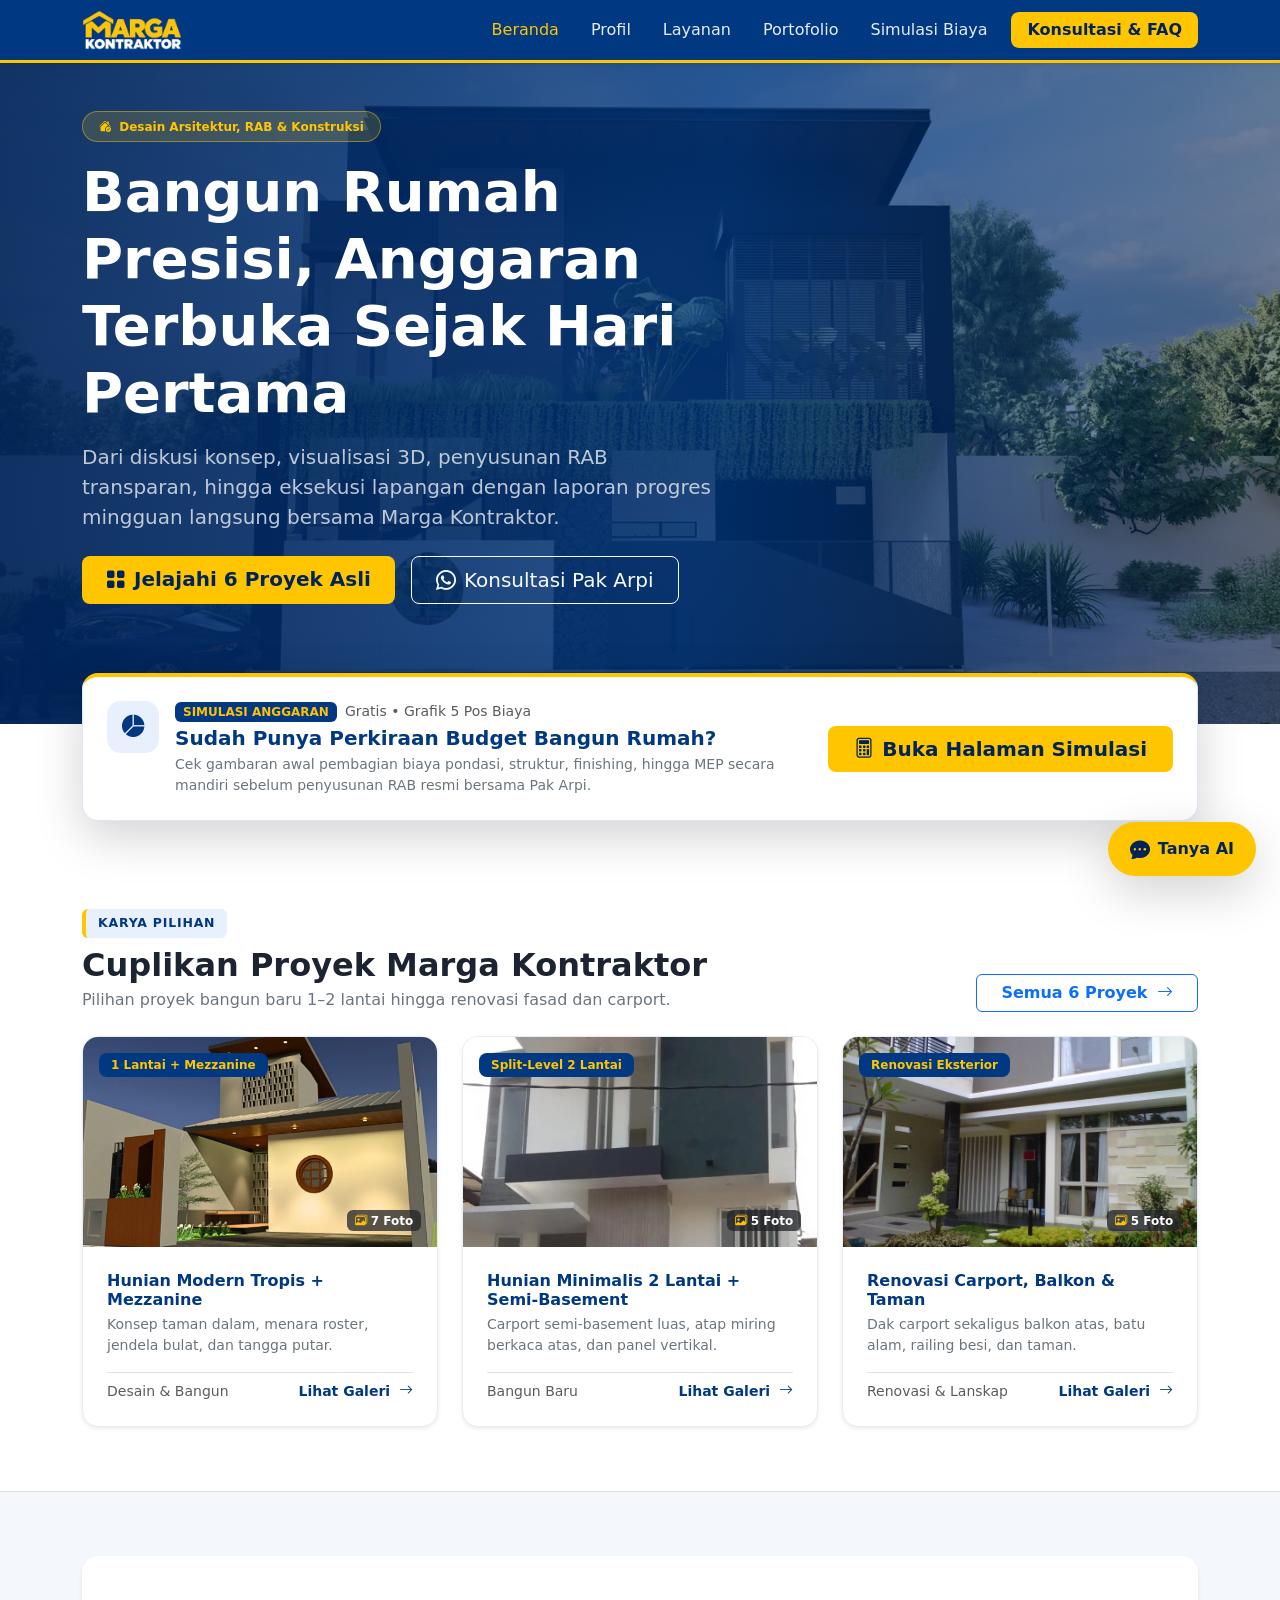
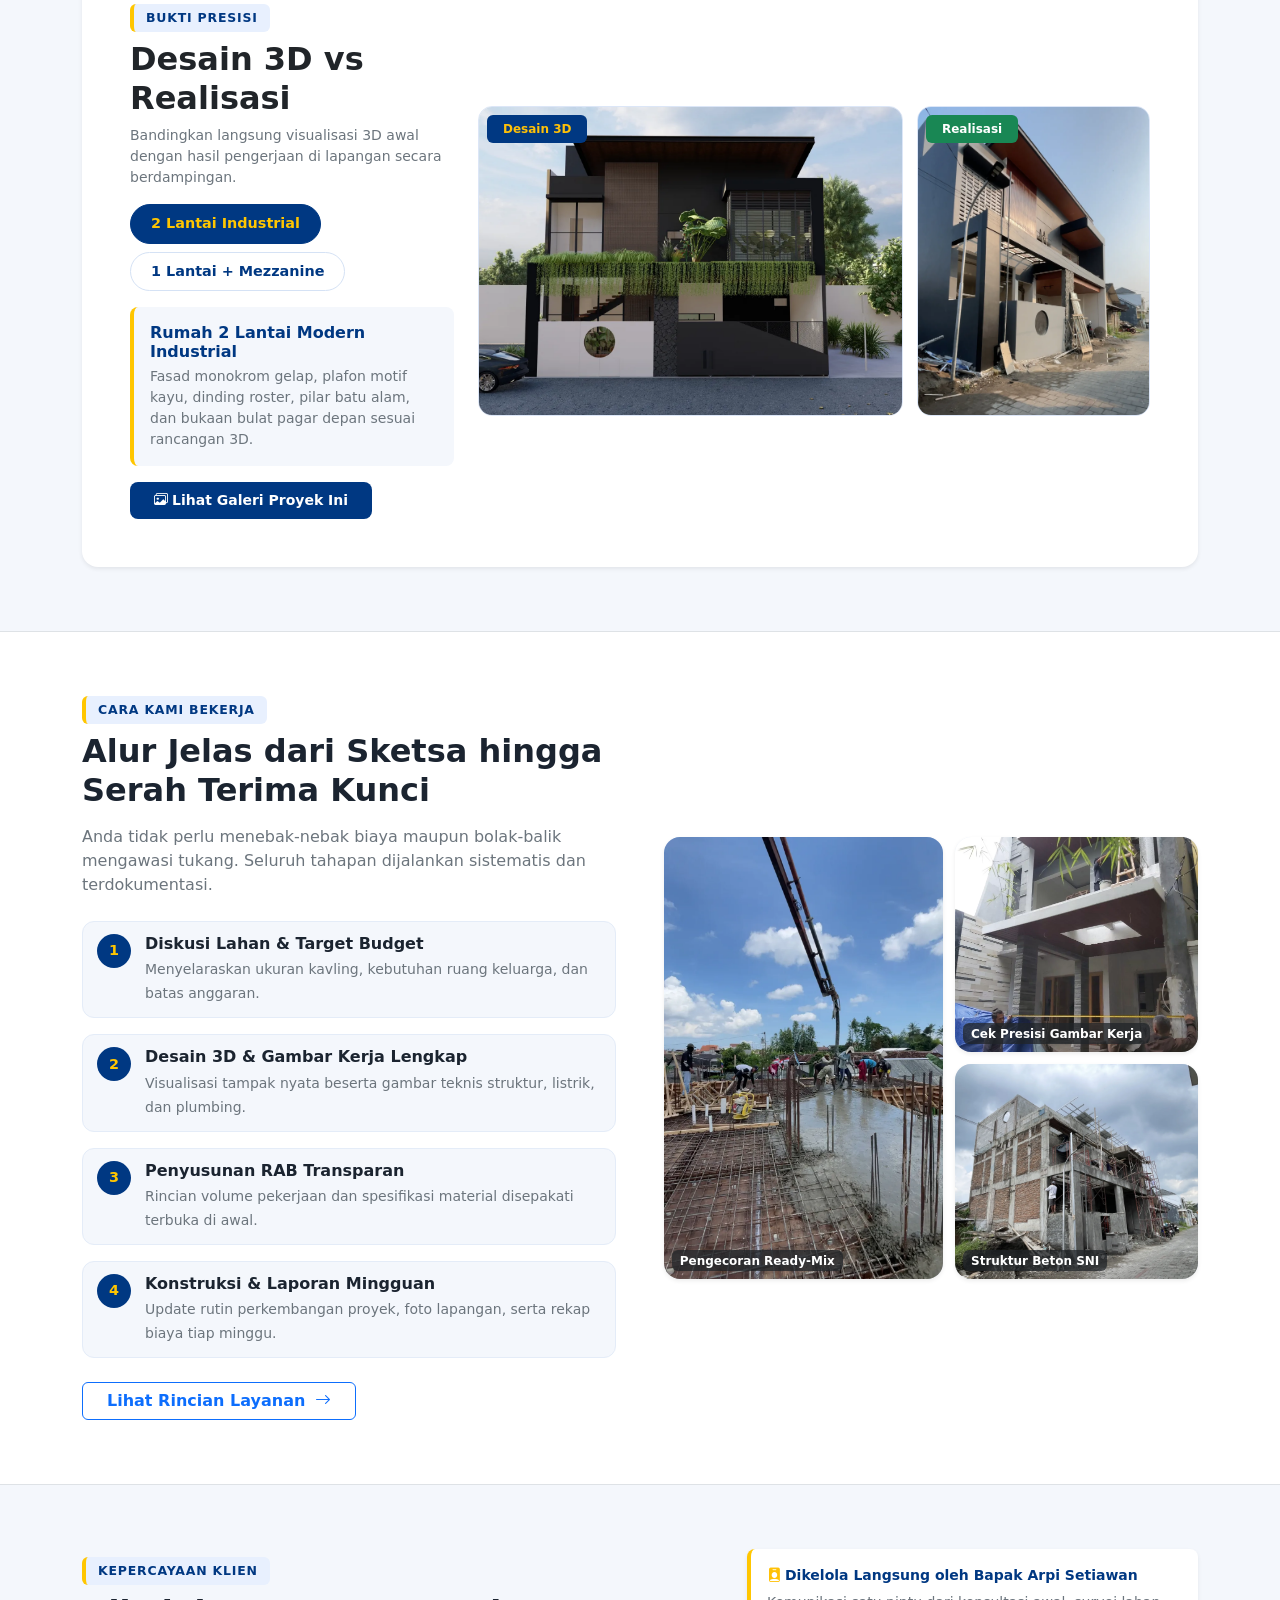
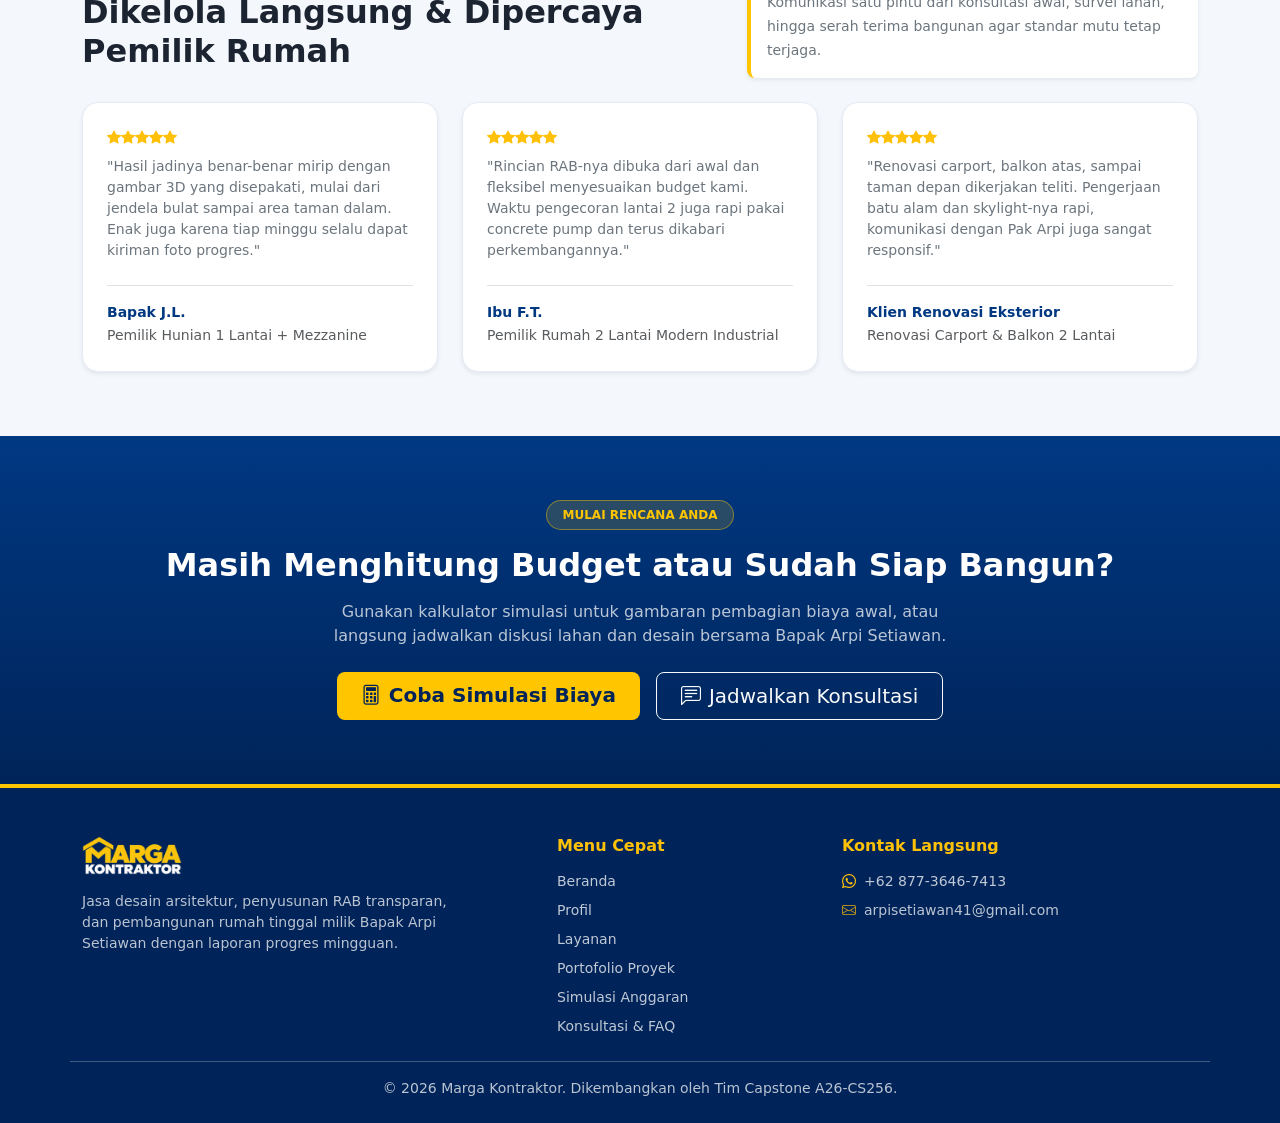
<file: index.html>
<!doctype html>
<html lang="id">
  <head>
    <meta charset="UTF-8" />
    <meta name="viewport" content="width=device-width, initial-scale=1.0" />
    <title>Beranda — Marga Kontraktor</title>
    <link rel="icon" type="image/png" href="static/img/Favicon.png" />
    <link
      href="https://cdn.jsdelivr.net/npm/bootstrap@5.3.3/dist/css/bootstrap.min.css"
      rel="stylesheet"
    />
    <link
      href="https://cdn.jsdelivr.net/npm/bootstrap-icons@1.11.3/font/bootstrap-icons.min.css"
      rel="stylesheet"
    />
    <link
      rel="preload"
      as="image"
      href="static/img/proyek-2/3d-fasad.webp"
      type="image/webp"
      fetchpriority="high"
    />
    <link rel="stylesheet" href="static/css/style.css" />
  </head>
  <body>
    <div id="site-header"></div>

    <main>
      <!-- 1. Hero Full-Bleed -->
      <section class="hero-editorial text-white d-flex align-items-center">
        <div class="hero-editorial-overlay"></div>
        <div class="container position-relative z-2 py-5">
          <div class="hero-editorial-content">
            <span class="badge badge-brand mb-3 px-3 py-2 fw-semibold">
              <i class="bi bi-house-check-fill me-1"></i> Desain Arsitektur, RAB
              &amp; Konstruksi
            </span>
            <h1 class="display-4 fw-bold mb-3">
              Bangun Rumah Presisi, Anggaran Terbuka Sejak Hari Pertama
            </h1>
            <p class="lead text-light opacity-75 mb-4">
              Dari diskusi konsep, visualisasi 3D, penyusunan RAB transparan,
              hingga eksekusi lapangan dengan laporan progres mingguan langsung
              bersama Marga Kontraktor.
            </p>
            <div class="d-flex flex-wrap gap-3">
              <a
                href="portofolio.html"
                class="btn btn-brand-yellow btn-lg fw-bold px-4"
              >
                <i class="bi bi-grid-fill me-2"></i>Jelajahi 6 Proyek Asli
              </a>
              <a
                href="https://wa.me/6287736467413?text=Halo%20Pak%20Arpi%2C%20saya%20ingin%20konsultasi%20rencana%20pembangunan%20rumah."
                target="_blank"
                class="btn btn-outline-light btn-lg px-4"
              >
                <i class="bi bi-whatsapp me-2"></i>Konsultasi Pak Arpi
              </a>
            </div>
          </div>
        </div>
      </section>

      <!-- Bar Informasi Pengarah ke Halaman Simulasi Anggaran -->
      <section class="simulasi-callout-section">
        <div class="container">
          <div class="simulasi-callout-bar bg-white shadow-lg rounded-4 p-4">
            <div class="row align-items-center g-3">
              <div class="col-lg-8">
                <div class="d-flex align-items-start gap-3">
                  <div class="callout-icon flex-shrink-0">
                    <i class="bi bi-pie-chart-fill"></i>
                  </div>
                  <div>
                    <div class="d-flex flex-wrap align-items-center gap-2 mb-1">
                      <span class="badge bg-biru text-warning px-2 py-1"
                        >SIMULASI ANGGARAN</span
                      >
                      <small class="text-muted fw-medium"
                        >Gratis • Grafik 5 Pos Biaya</small
                      >
                    </div>
                    <h5 class="fw-bold text-biru mb-1">
                      Sudah Punya Perkiraan Budget Bangun Rumah?
                    </h5>
                    <p class="text-secondary small mb-0">
                      Cek gambaran awal pembagian biaya pondasi, struktur,
                      finishing, hingga MEP secara mandiri sebelum penyusunan
                      RAB resmi bersama Pak Arpi.
                    </p>
                  </div>
                </div>
              </div>
              <div class="col-lg-4">
                <a
                  href="simulasi.html"
                  class="btn btn-brand-yellow btn-lg fw-bold px-4 w-100"
                >
                  <i class="bi bi-calculator me-2"></i>Buka Halaman Simulasi
                </a>
              </div>
            </div>
          </div>
        </div>
      </section>

      <!-- 2. Karya Pilihan (Grid 3 Kolom Proporsional) -->
      <section class="py-5 bg-white">
        <div class="container py-lg-3">
          <div
            class="d-flex flex-wrap justify-content-between align-items-end gap-3 mb-4"
          >
            <div>
              <span class="section-tag">KARYA PILIHAN</span>
              <h2 class="fw-bold mt-2 mb-1">
                Cuplikan Proyek Marga Kontraktor
              </h2>
              <p class="text-secondary mb-0">
                Pilihan proyek bangun baru 1–2 lantai hingga renovasi fasad dan
                carport.
              </p>
            </div>
            <a
              href="portofolio.html"
              class="btn btn-outline-primary fw-semibold px-4"
            >
              Semua 6 Proyek <i class="bi bi-arrow-right ms-1"></i>
            </a>
          </div>

          <div class="row g-4">
            <!-- Proyek 1 -->
            <div class="col-md-6 col-lg-4">
              <a
                href="portofolio.html?proyek=proyek-1"
                class="card portfolio-card h-100 border-0 shadow-sm rounded-4 overflow-hidden text-decoration-none text-dark"
              >
                <div class="portfolio-img-wrap">
                  <img
                    src="static/img/proyek-1/3d-fasad.webp"
                    width="1600"
                    height="800"
                    onerror="
                      this.onerror = null;
                      this.src = 'static/img/placeholder.svg';
                    "
                    class="card-img-top portfolio-img trim-edge"
                    alt="Hunian Modern Tropis 1 Lantai dan Mezzanine"
                    loading="lazy"
                  />
                  <span
                    class="badge portfolio-badge position-absolute top-0 start-0 m-3"
                    >1 Lantai + Mezzanine</span
                  >
                  <span
                    class="badge bg-dark bg-opacity-75 position-absolute bottom-0 end-0 m-3"
                  >
                    <i class="bi bi-images text-warning me-1"></i>7 Foto
                  </span>
                </div>
                <div class="card-body p-3 p-lg-4 d-flex flex-column">
                  <h6 class="fw-bold text-biru mb-1">
                    Hunian Modern Tropis + Mezzanine
                  </h6>
                  <p class="text-secondary small mb-3">
                    Konsep taman dalam, menara roster, jendela bulat, dan tangga
                    putar.
                  </p>
                  <div
                    class="mt-auto pt-2 border-top d-flex justify-content-between align-items-center small"
                  >
                    <span class="text-muted">Desain &amp; Bangun</span>
                    <span class="fw-semibold text-biru"
                      >Lihat Galeri <i class="bi bi-arrow-right ms-1"></i
                    ></span>
                  </div>
                </div>
              </a>
            </div>

            <!-- Proyek 4 -->
            <div class="col-md-6 col-lg-4">
              <a
                href="portofolio.html?proyek=proyek-4"
                class="card portfolio-card h-100 border-0 shadow-sm rounded-4 overflow-hidden text-decoration-none text-dark"
              >
                <div class="portfolio-img-wrap">
                  <img
                    src="static/img/proyek-4/finishing-fasad.webp"
                    width="900"
                    height="1600"
                    onerror="
                      this.onerror = null;
                      this.src = 'static/img/placeholder.svg';
                    "
                    class="card-img-top portfolio-img obj-pos-20"
                    alt="Hunian Minimalis 2 Lantai dan Semi-Basement"
                    loading="lazy"
                  />
                  <span
                    class="badge portfolio-badge position-absolute top-0 start-0 m-3"
                    >Split-Level 2 Lantai</span
                  >
                  <span
                    class="badge bg-dark bg-opacity-75 position-absolute bottom-0 end-0 m-3"
                  >
                    <i class="bi bi-images text-warning me-1"></i>5 Foto
                  </span>
                </div>
                <div class="card-body p-3 p-lg-4 d-flex flex-column">
                  <h6 class="fw-bold text-biru mb-1">
                    Hunian Minimalis 2 Lantai + Semi-Basement
                  </h6>
                  <p class="text-secondary small mb-3">
                    Carport semi-basement luas, atap miring berkaca atas, dan
                    panel vertikal.
                  </p>
                  <div
                    class="mt-auto pt-2 border-top d-flex justify-content-between align-items-center small"
                  >
                    <span class="text-muted">Bangun Baru</span>
                    <span class="fw-semibold text-biru"
                      >Lihat Galeri <i class="bi bi-arrow-right ms-1"></i
                    ></span>
                  </div>
                </div>
              </a>
            </div>

            <!-- Proyek 3 -->
            <div class="col-md-6 col-lg-4">
              <a
                href="portofolio.html?proyek=proyek-3"
                class="card portfolio-card h-100 border-0 shadow-sm rounded-4 overflow-hidden text-decoration-none text-dark"
              >
                <div class="portfolio-img-wrap">
                  <img
                    src="static/img/proyek-3/hasil-utama.webp"
                    width="1600"
                    height="1200"
                    onerror="
                      this.onerror = null;
                      this.src = 'static/img/placeholder.svg';
                    "
                    class="card-img-top portfolio-img"
                    alt="Renovasi Carport, Balkon dan Taman 2 Lantai"
                    loading="lazy"
                  />
                  <span
                    class="badge portfolio-badge position-absolute top-0 start-0 m-3"
                    >Renovasi Eksterior</span
                  >
                  <span
                    class="badge bg-dark bg-opacity-75 position-absolute bottom-0 end-0 m-3"
                  >
                    <i class="bi bi-images text-warning me-1"></i>5 Foto
                  </span>
                </div>
                <div class="card-body p-3 p-lg-4 d-flex flex-column">
                  <h6 class="fw-bold text-biru mb-1">
                    Renovasi Carport, Balkon &amp; Taman
                  </h6>
                  <p class="text-secondary small mb-3">
                    Dak carport sekaligus balkon atas, batu alam, railing besi,
                    dan taman.
                  </p>
                  <div
                    class="mt-auto pt-2 border-top d-flex justify-content-between align-items-center small"
                  >
                    <span class="text-muted">Renovasi &amp; Lanskap</span>
                    <span class="fw-semibold text-biru"
                      >Lihat Galeri <i class="bi bi-arrow-right ms-1"></i
                    ></span>
                  </div>
                </div>
              </a>
            </div>
          </div>
        </div>
      </section>

      <!-- 3. Bukti Presisi: Perbandingan Berdampingan Penuh Tanpa Letterbox -->
      <section class="py-5 bg-surface border-top border-bottom">
        <div class="container py-lg-3">
          <div class="card border-0 shadow-sm rounded-4 p-4 p-lg-5 bg-white">
            <div class="row align-items-center g-4">
              <!-- Kiri: Keterangan & Tab Proyek -->
              <div class="col-lg-4">
                <span class="section-tag">BUKTI PRESISI</span>
                <h2 class="fw-bold mt-2 mb-2">Desain 3D vs Realisasi</h2>
                <p class="text-secondary small mb-3">
                  Bandingkan langsung visualisasi 3D awal dengan hasil
                  pengerjaan di lapangan secara berdampingan.
                </p>

                <div
                  class="d-flex flex-wrap gap-2 mb-3"
                  role="tablist"
                  aria-label="Pilih proyek perbandingan"
                >
                  <button
                    type="button"
                    class="btn btn-filter active btn-compare-tab"
                    data-compare-target="proyek-2"
                  >
                    2 Lantai Industrial
                  </button>
                  <button
                    type="button"
                    class="btn btn-filter btn-compare-tab"
                    data-compare-target="proyek-1"
                  >
                    1 Lantai + Mezzanine
                  </button>
                </div>

                <div class="highlight-box p-3 rounded-3 mb-3">
                  <h6 id="compareTitle" class="fw-bold text-biru mb-1">
                    Rumah 2 Lantai Modern Industrial
                  </h6>
                  <p id="compareDesc" class="text-secondary small mb-0">
                    Fasad monokrom gelap, plafon motif kayu, dinding roster,
                    pilar batu alam, dan bukaan bulat pagar depan sesuai
                    rancangan 3D.
                  </p>
                </div>

                <a
                  id="compareLink"
                  href="portofolio.html?proyek=proyek-2"
                  class="btn btn-brand-blue btn-sm fw-semibold px-4 py-2"
                >
                  <i class="bi bi-images me-1"></i>Lihat Galeri Proyek Ini
                </a>
              </div>

              <!-- Kanan: 2 Bingkai Proporsional (Kiri Landscape 3D, Kanan Portrait Realisasi) -->
              <div class="col-lg-8">
                <div class="compare-pair">
                  <div class="compare-frame compare-frame-3d">
                    <img
                      id="compareBeforeImg"
                      src="static/img/proyek-2/3d-fasad.webp"
                      onerror="
                        this.onerror = null;
                        this.src = 'static/img/placeholder.svg';
                      "
                      alt="Desain 3D Proyek"
                      loading="lazy"
                    />
                    <span
                      class="badge bg-biru text-warning position-absolute top-0 start-0 m-2 px-3 py-2"
                      >Desain 3D</span
                    >
                  </div>

                  <div class="compare-frame compare-frame-real">
                    <img
                      id="compareAfterImg"
                      src="static/img/proyek-2/finishing-fasad.webp"
                      onerror="
                        this.onerror = null;
                        this.src = 'static/img/placeholder.svg';
                      "
                      alt="Realisasi Lapangan Proyek"
                      loading="lazy"
                    />
                    <span
                      class="badge bg-success position-absolute top-0 start-0 m-2 px-3 py-2"
                      >Realisasi</span
                    >
                  </div>
                </div>
              </div>
            </div>
          </div>
        </div>
      </section>

      <!-- 4. Cara Kami Bekerja + Kolase Bukti Lapangan -->
      <section class="py-5 bg-white">
        <div class="container py-lg-3">
          <div class="row align-items-center g-4 g-lg-5">
            <div class="col-lg-6">
              <span class="section-tag">CARA KAMI BEKERJA</span>
              <h2 class="fw-bold mt-2 mb-3">
                Alur Jelas dari Sketsa hingga Serah Terima Kunci
              </h2>
              <p class="text-secondary mb-4">
                Anda tidak perlu menebak-nebak biaya maupun bolak-balik
                mengawasi tukang. Seluruh tahapan dijalankan sistematis dan
                terdokumentasi.
              </p>

              <div class="d-flex flex-column gap-3 mb-4">
                <div class="process-step">
                  <div class="step-number">1</div>
                  <div>
                    <h6 class="fw-bold mb-1">
                      Diskusi Lahan &amp; Target Budget
                    </h6>
                    <small class="text-secondary"
                      >Menyelaraskan ukuran kavling, kebutuhan ruang keluarga,
                      dan batas anggaran.</small
                    >
                  </div>
                </div>
                <div class="process-step">
                  <div class="step-number">2</div>
                  <div>
                    <h6 class="fw-bold mb-1">
                      Desain 3D &amp; Gambar Kerja Lengkap
                    </h6>
                    <small class="text-secondary"
                      >Visualisasi tampak nyata beserta gambar teknis struktur,
                      listrik, dan plumbing.</small
                    >
                  </div>
                </div>
                <div class="process-step">
                  <div class="step-number">3</div>
                  <div>
                    <h6 class="fw-bold mb-1">Penyusunan RAB Transparan</h6>
                    <small class="text-secondary"
                      >Rincian volume pekerjaan dan spesifikasi material
                      disepakati terbuka di awal.</small
                    >
                  </div>
                </div>
                <div class="process-step">
                  <div class="step-number">4</div>
                  <div>
                    <h6 class="fw-bold mb-1">
                      Konstruksi &amp; Laporan Mingguan
                    </h6>
                    <small class="text-secondary"
                      >Update rutin perkembangan proyek, foto lapangan, serta
                      rekap biaya tiap minggu.</small
                    >
                  </div>
                </div>
              </div>

              <a
                href="layanan.html"
                class="btn btn-outline-primary fw-semibold px-4"
              >
                Lihat Rincian Layanan <i class="bi bi-arrow-right ms-1"></i>
              </a>
            </div>

            <div class="col-lg-6">
              <div class="field-collage">
                <div class="field-collage-item field-collage-tall shadow-sm">
                  <img
                    src="static/img/proyek-2/progres-pengecoran.webp"
                    width="902"
                    height="1600"
                    onerror="
                      this.onerror = null;
                      this.src = 'static/img/placeholder.svg';
                    "
                    alt="Pengecoran Dak Beton Menggunakan Ready-Mix"
                    loading="lazy"
                  />
                  <span
                    class="badge bg-dark bg-opacity-75 position-absolute bottom-0 start-0 m-2"
                  >
                    Pengecoran Ready-Mix
                  </span>
                </div>
                <div class="field-collage-item shadow-sm">
                  <img
                    src="static/img/proyek-5/progres-pengukuran.webp"
                    width="900"
                    height="1600"
                    onerror="
                      this.onerror = null;
                      this.src = 'static/img/placeholder.svg';
                    "
                    alt="Pengukuran Lapangan Sesuai Gambar Kerja"
                    class="obj-pos-35"
                    loading="lazy"
                  />
                  <span
                    class="badge bg-dark bg-opacity-75 position-absolute bottom-0 start-0 m-2"
                  >
                    Cek Presisi Gambar Kerja
                  </span>
                </div>
                <div class="field-collage-item shadow-sm">
                  <img
                    src="static/img/proyek-2/progres-struktur.webp"
                    width="1600"
                    height="1200"
                    onerror="
                      this.onerror = null;
                      this.src = 'static/img/placeholder.svg';
                    "
                    alt="Pekerjaan Struktur Beton Bertulang SNI"
                    loading="lazy"
                  />
                  <span
                    class="badge bg-dark bg-opacity-75 position-absolute bottom-0 start-0 m-2"
                  >
                    Struktur Beton SNI
                  </span>
                </div>
              </div>
            </div>
          </div>
        </div>
      </section>

      <!-- 5. Kepercayaan & Pengalaman Klien -->
      <section class="py-5 bg-surface border-top">
        <div class="container py-lg-3">
          <div class="row align-items-center g-4 mb-4">
            <div class="col-lg-7">
              <span class="section-tag">KEPERCAYAAN KLIEN</span>
              <h2 class="fw-bold mt-2 mb-0">
                Dikelola Langsung &amp; Dipercaya Pemilik Rumah
              </h2>
            </div>
            <div class="col-lg-5">
              <div class="highlight-box p-3 rounded-3 bg-white shadow-sm">
                <div class="fw-bold text-biru small mb-1">
                  <i class="bi bi-person-badge-fill text-warning me-1"></i
                  >Dikelola Langsung oleh Bapak Arpi Setiawan
                </div>
                <small class="text-secondary">
                  Komunikasi satu pintu dari konsultasi awal, survei lahan,
                  hingga serah terima bangunan agar standar mutu tetap terjaga.
                </small>
              </div>
            </div>
          </div>

          <div class="row g-4">
            <div class="col-md-4">
              <div
                class="card testi-card h-100 border-0 shadow-sm rounded-4 p-4"
              >
                <div class="text-warning mb-2 small">
                  <i class="bi bi-star-fill"></i><i class="bi bi-star-fill"></i
                  ><i class="bi bi-star-fill"></i><i class="bi bi-star-fill"></i
                  ><i class="bi bi-star-fill"></i>
                </div>
                <p class="text-secondary small mb-4">
                  "Hasil jadinya benar-benar mirip dengan gambar 3D yang
                  disepakati, mulai dari jendela bulat sampai area taman dalam.
                  Enak juga karena tiap minggu selalu dapat kiriman foto
                  progres."
                </p>
                <div class="mt-auto pt-3 border-top">
                  <div class="fw-bold text-biru small">Bapak J.L.</div>
                  <small class="text-muted"
                    >Pemilik Hunian 1 Lantai + Mezzanine</small
                  >
                </div>
              </div>
            </div>

            <div class="col-md-4">
              <div
                class="card testi-card h-100 border-0 shadow-sm rounded-4 p-4"
              >
                <div class="text-warning mb-2 small">
                  <i class="bi bi-star-fill"></i><i class="bi bi-star-fill"></i
                  ><i class="bi bi-star-fill"></i><i class="bi bi-star-fill"></i
                  ><i class="bi bi-star-fill"></i>
                </div>
                <p class="text-secondary small mb-4">
                  "Rincian RAB-nya dibuka dari awal dan fleksibel menyesuaikan
                  budget kami. Waktu pengecoran lantai 2 juga rapi pakai
                  concrete pump dan terus dikabari perkembangannya."
                </p>
                <div class="mt-auto pt-3 border-top">
                  <div class="fw-bold text-biru small">Ibu F.T.</div>
                  <small class="text-muted"
                    >Pemilik Rumah 2 Lantai Modern Industrial</small
                  >
                </div>
              </div>
            </div>

            <div class="col-md-4">
              <div
                class="card testi-card h-100 border-0 shadow-sm rounded-4 p-4"
              >
                <div class="text-warning mb-2 small">
                  <i class="bi bi-star-fill"></i><i class="bi bi-star-fill"></i
                  ><i class="bi bi-star-fill"></i><i class="bi bi-star-fill"></i
                  ><i class="bi bi-star-fill"></i>
                </div>
                <p class="text-secondary small mb-4">
                  "Renovasi carport, balkon atas, sampai taman depan dikerjakan
                  teliti. Pengerjaan batu alam dan skylight-nya rapi, komunikasi
                  dengan Pak Arpi juga sangat responsif."
                </p>
                <div class="mt-auto pt-3 border-top">
                  <div class="fw-bold text-biru small">
                    Klien Renovasi Eksterior
                  </div>
                  <small class="text-muted"
                    >Renovasi Carport &amp; Balkon 2 Lantai</small
                  >
                </div>
              </div>
            </div>
          </div>
        </div>
      </section>

      <!-- 6. CTA Penutup Dua Jalur -->
      <section class="py-5 bg-biru-gradient text-white">
        <div class="container py-3 text-center">
          <span class="badge badge-brand mb-3 px-3 py-2 fw-semibold"
            >MULAI RENCANA ANDA</span
          >
          <h2 class="fw-bold mb-3">
            Masih Menghitung Budget atau Sudah Siap Bangun?
          </h2>
          <p
            class="text-light opacity-75 mx-auto mb-4"
            style="max-width: 620px"
          >
            Gunakan kalkulator simulasi untuk gambaran pembagian biaya awal,
            atau langsung jadwalkan diskusi lahan dan desain bersama Bapak Arpi
            Setiawan.
          </p>
          <div class="d-flex flex-wrap justify-content-center gap-3">
            <a
              href="simulasi.html"
              class="btn btn-brand-yellow btn-lg fw-bold px-4"
            >
              <i class="bi bi-calculator me-2"></i>Coba Simulasi Biaya
            </a>
            <a href="kontak.html" class="btn btn-outline-light btn-lg px-4">
              <i class="bi bi-chat-left-text me-2"></i>Jadwalkan Konsultasi
            </a>
          </div>
        </div>
      </section>
    </main>

    <div id="site-footer"></div>

    <script src="https://cdn.jsdelivr.net/npm/bootstrap@5.3.3/dist/js/bootstrap.bundle.min.js"></script>
    <script src="static/js/layout.js"></script>
    <script src="static/js/app.js"></script>
  </body>
</html>
</file>
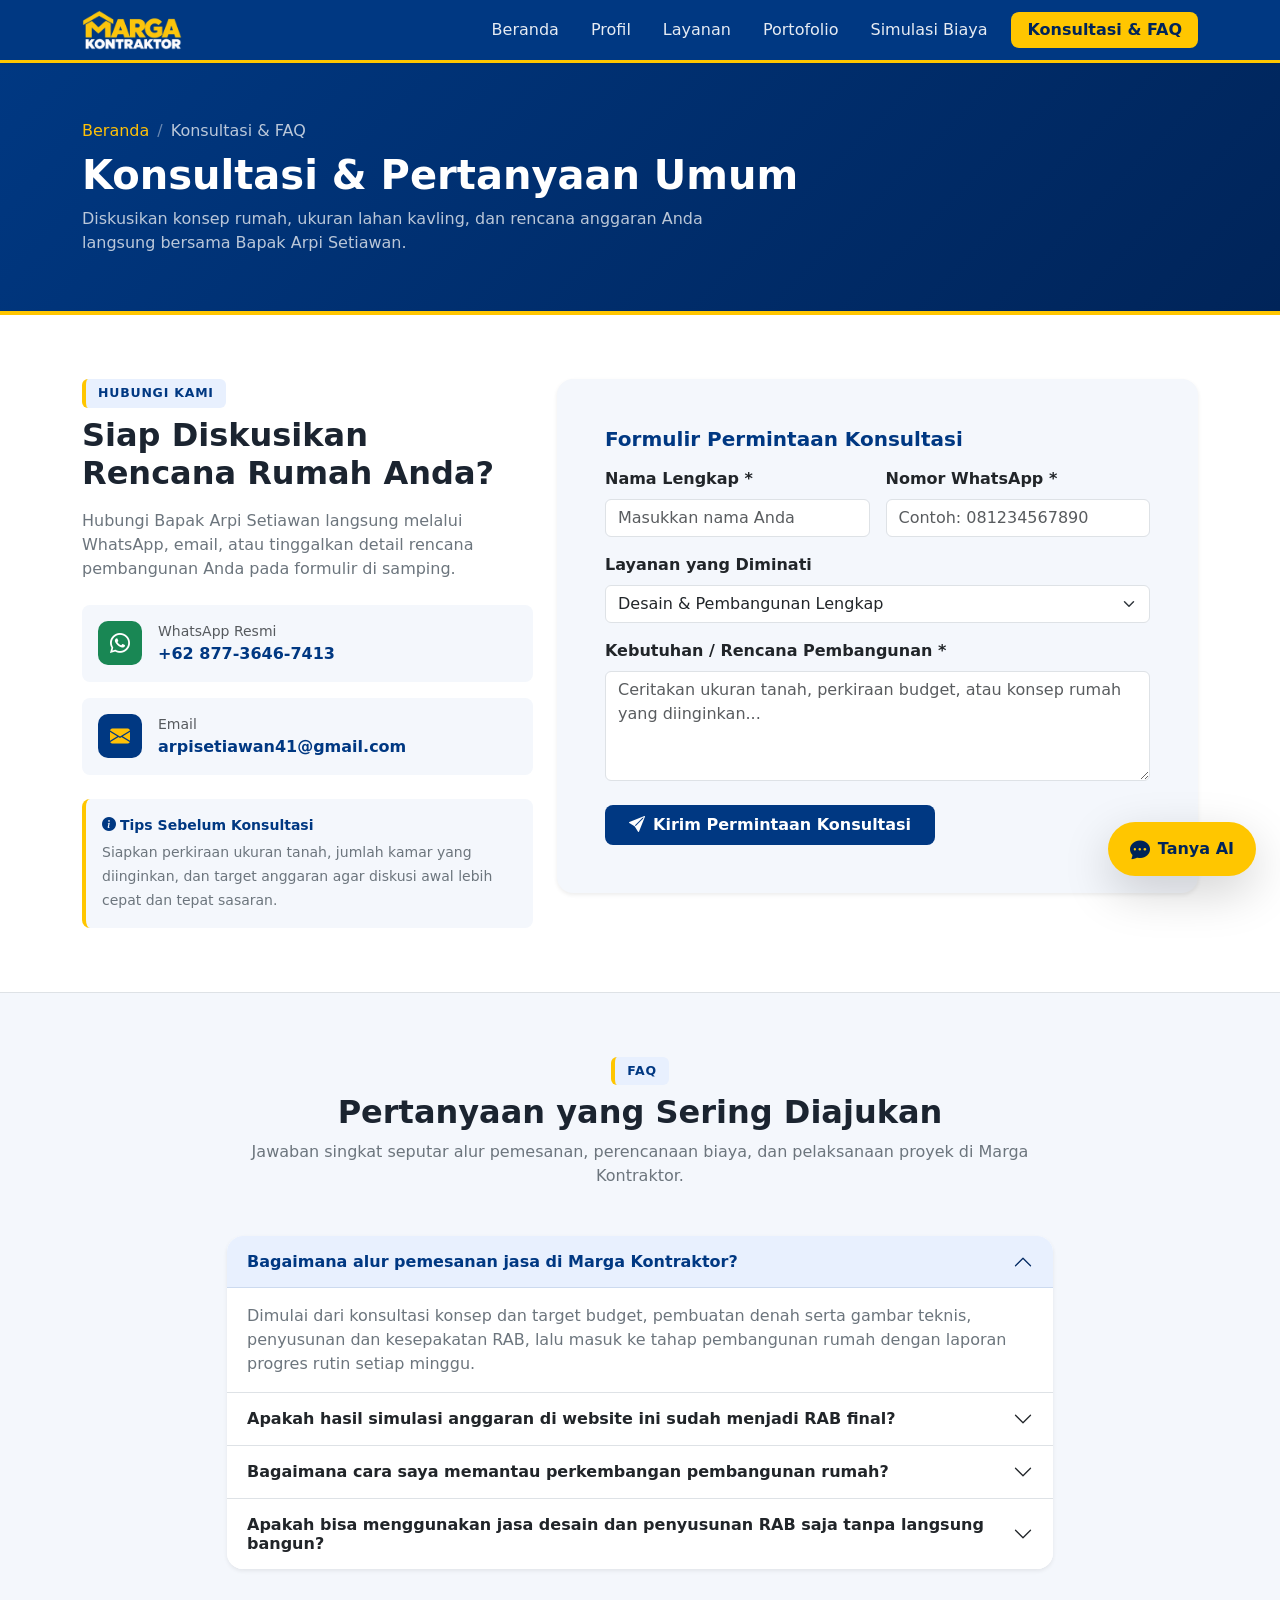
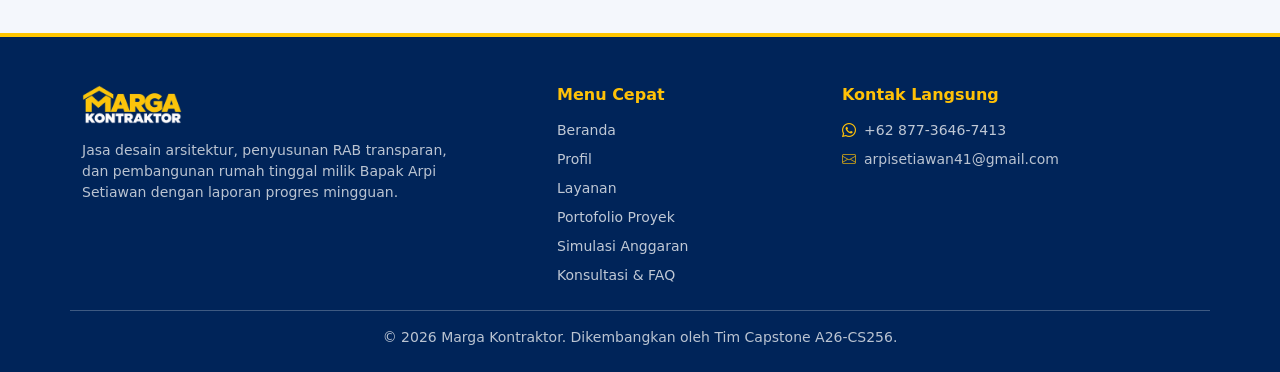
<file: kontak.html>
<!doctype html>
<html lang="id">
  <head>
    <meta charset="UTF-8" />
    <meta name="viewport" content="width=device-width, initial-scale=1.0" />
    <title>Konsultasi &amp; FAQ — Marga Kontraktor</title>
    <link rel="icon" type="image/png" href="static/img/Favicon.png" />
    <link
      href="https://cdn.jsdelivr.net/npm/bootstrap@5.3.3/dist/css/bootstrap.min.css"
      rel="stylesheet"
    />
    <link
      href="https://cdn.jsdelivr.net/npm/bootstrap-icons@1.11.3/font/bootstrap-icons.min.css"
      rel="stylesheet"
    />
    <link rel="stylesheet" href="static/css/style.css" />
  </head>
  <body>
    <div id="site-header"></div>

    <main>
      <!-- Banner Judul Halaman -->
      <section class="page-header text-white py-5">
        <div class="container py-lg-2">
          <nav aria-label="breadcrumb" class="mb-2">
            <ol class="breadcrumb small mb-0">
              <li class="breadcrumb-item">
                <a href="index.html" class="text-warning text-decoration-none"
                  >Beranda</a
                >
              </li>
              <li
                class="breadcrumb-item active text-light opacity-75"
                aria-current="page"
              >
                Konsultasi &amp; FAQ
              </li>
            </ol>
          </nav>
          <h1 class="fw-bold mb-2">Konsultasi &amp; Pertanyaan Umum</h1>
          <p class="text-light opacity-75 mb-0" style="max-width: 650px">
            Diskusikan konsep rumah, ukuran lahan kavling, dan rencana anggaran
            Anda langsung bersama Bapak Arpi Setiawan.
          </p>
        </div>
      </section>

      <!-- Formulir Konsultasi & Kontak -->
      <section id="konsultasi" class="py-5 bg-white">
        <div class="container py-lg-3">
          <div class="row g-4 align-items-start">
            <!-- Kolom Kiri: Info Kontak Pak Arpi -->
            <div class="col-lg-5">
              <span class="section-tag">HUBUNGI KAMI</span>
              <h2 class="fw-bold mt-2 mb-3">
                Siap Diskusikan Rencana Rumah Anda?
              </h2>
              <p class="text-secondary mb-4">
                Hubungi Bapak Arpi Setiawan langsung melalui WhatsApp, email,
                atau tinggalkan detail rencana pembangunan Anda pada formulir di
                samping.
              </p>

              <div class="d-flex flex-column gap-3 mb-4">
                <div
                  class="d-flex align-items-center gap-3 p-3 bg-surface rounded-3"
                >
                  <div class="contact-icon bg-success text-white">
                    <i class="bi bi-whatsapp fs-5"></i>
                  </div>
                  <div>
                    <small class="text-muted d-block">WhatsApp Resmi</small>
                    <a
                      href="https://wa.me/6287736467413"
                      target="_blank"
                      class="fw-bold text-decoration-none text-biru"
                    >
                      +62 877-3646-7413
                    </a>
                  </div>
                </div>

                <div
                  class="d-flex align-items-center gap-3 p-3 bg-surface rounded-3"
                >
                  <div class="contact-icon bg-biru text-warning">
                    <i class="bi bi-envelope-fill fs-5"></i>
                  </div>
                  <div>
                    <small class="text-muted d-block">Email</small>
                    <a
                      href="mailto:arpisetiawan41@gmail.com"
                      class="fw-bold text-decoration-none text-biru"
                    >
                      arpisetiawan41@gmail.com
                    </a>
                  </div>
                </div>
              </div>

              <div class="highlight-box p-3 rounded-3">
                <div class="fw-bold text-biru small mb-1">
                  <i class="bi bi-info-circle-fill me-1"></i>Tips Sebelum
                  Konsultasi
                </div>
                <small class="text-secondary">
                  Siapkan perkiraan ukuran tanah, jumlah kamar yang diinginkan,
                  dan target anggaran agar diskusi awal lebih cepat dan tepat
                  sasaran.
                </small>
              </div>
            </div>

            <!-- Kolom Kanan: Form Konsultasi -->
            <div class="col-lg-7">
              <div
                class="card border-0 shadow-sm bg-surface rounded-4 p-4 p-md-5"
              >
                <h5 class="fw-bold text-biru mb-3">
                  Formulir Permintaan Konsultasi
                </h5>
                <form id="formKonsultasi" novalidate>
                  <div class="row g-3">
                    <div class="col-md-6">
                      <label for="konsulNama" class="form-label fw-semibold"
                        >Nama Lengkap *</label
                      >
                      <input
                        type="text"
                        id="konsulNama"
                        class="form-control"
                        placeholder="Masukkan nama Anda"
                        required
                      />
                    </div>
                    <div class="col-md-6">
                      <label for="konsulWa" class="form-label fw-semibold"
                        >Nomor WhatsApp *</label
                      >
                      <input
                        type="tel"
                        id="konsulWa"
                        class="form-control"
                        placeholder="Contoh: 081234567890"
                        required
                      />
                    </div>
                    <div class="col-12">
                      <label for="konsulLayanan" class="form-label fw-semibold"
                        >Layanan yang Diminati</label
                      >
                      <select id="konsulLayanan" class="form-select">
                        <option value="Desain & Pembangunan Lengkap" selected>
                          Desain &amp; Pembangunan Lengkap
                        </option>
                        <option value="Konsultasi Konsep & Gambar Teknis">
                          Konsultasi Konsep &amp; Gambar Teknis Saja
                        </option>
                        <option value="Penyusunan RAB">Penyusunan RAB</option>
                        <option value="Pelaksanaan Konstruksi">
                          Pelaksanaan Konstruksi (Sudah Punya Gambar)
                        </option>
                      </select>
                    </div>
                    <div class="col-12">
                      <label for="konsulPesan" class="form-label fw-semibold"
                        >Kebutuhan / Rencana Pembangunan *</label
                      >
                      <textarea
                        id="konsulPesan"
                        rows="4"
                        class="form-control"
                        placeholder="Ceritakan ukuran tanah, perkiraan budget, atau konsep rumah yang diinginkan..."
                        required
                      ></textarea>
                    </div>
                  </div>

                  <div
                    id="konsulAlert"
                    class="alert d-none small py-2 mt-3 mb-0"
                  ></div>

                  <div class="d-flex flex-wrap gap-2 mt-4">
                    <button
                      type="submit"
                      class="btn btn-brand-blue fw-semibold px-4 py-2"
                    >
                      <i class="bi bi-send-fill me-2"></i>Kirim Permintaan
                      Konsultasi
                    </button>
                    <a
                      id="btnLanjutWa"
                      href="https://wa.me/6287736467413"
                      target="_blank"
                      class="btn btn-success fw-semibold px-4 py-2 d-none"
                    >
                      <i class="bi bi-whatsapp me-2"></i>Lanjutkan via WhatsApp
                    </a>
                  </div>
                </form>
              </div>
            </div>
          </div>
        </div>
      </section>

      <!-- FAQ -->
      <section id="faq" class="py-5 bg-surface border-top">
        <div class="container py-lg-3" style="max-width: 850px">
          <div class="text-center mb-5">
            <span class="section-tag">FAQ</span>
            <h2 class="fw-bold mt-2 mb-2">Pertanyaan yang Sering Diajukan</h2>
            <p class="text-secondary mb-0">
              Jawaban singkat seputar alur pemesanan, perencanaan biaya, dan
              pelaksanaan proyek di Marga Kontraktor.
            </p>
          </div>

          <div
            class="accordion shadow-sm rounded-4 overflow-hidden"
            id="accordionFaq"
          >
            <div class="accordion-item border-0 border-bottom">
              <h2 class="accordion-header">
                <button
                  class="accordion-button fw-semibold"
                  type="button"
                  data-bs-toggle="collapse"
                  data-bs-target="#faq1"
                >
                  Bagaimana alur pemesanan jasa di Marga Kontraktor?
                </button>
              </h2>
              <div
                id="faq1"
                class="accordion-collapse collapse show"
                data-bs-parent="#accordionFaq"
              >
                <div class="accordion-body text-secondary">
                  Dimulai dari konsultasi konsep dan target budget, pembuatan
                  denah serta gambar teknis, penyusunan dan kesepakatan RAB,
                  lalu masuk ke tahap pembangunan rumah dengan laporan progres
                  rutin setiap minggu.
                </div>
              </div>
            </div>

            <div class="accordion-item border-0 border-bottom">
              <h2 class="accordion-header">
                <button
                  class="accordion-button collapsed fw-semibold"
                  type="button"
                  data-bs-toggle="collapse"
                  data-bs-target="#faq2"
                >
                  Apakah hasil simulasi anggaran di website ini sudah menjadi
                  RAB final?
                </button>
              </h2>
              <div
                id="faq2"
                class="accordion-collapse collapse"
                data-bs-parent="#accordionFaq"
              >
                <div class="accordion-body text-secondary">
                  Belum. Fitur simulasi anggaran berfungsi memberikan gambaran
                  awal pembagian alokasi biaya sesuai budget Anda. Penyusunan
                  RAB final tetap dihitung secara rinci setelah survei dan
                  diskusi desain bersama Pak Arpi.
                </div>
              </div>
            </div>

            <div class="accordion-item border-0 border-bottom">
              <h2 class="accordion-header">
                <button
                  class="accordion-button collapsed fw-semibold"
                  type="button"
                  data-bs-toggle="collapse"
                  data-bs-target="#faq3"
                >
                  Bagaimana cara saya memantau perkembangan pembangunan rumah?
                </button>
              </h2>
              <div
                id="faq3"
                class="accordion-collapse collapse"
                data-bs-parent="#accordionFaq"
              >
                <div class="accordion-body text-secondary">
                  Kami mengirimkan laporan progres mingguan yang mencakup
                  perkembangan pekerjaan di lapangan, dokumentasi foto terbaru,
                  serta rincian penggunaan biaya secara transparan.
                </div>
              </div>
            </div>

            <div class="accordion-item border-0">
              <h2 class="accordion-header">
                <button
                  class="accordion-button collapsed fw-semibold"
                  type="button"
                  data-bs-toggle="collapse"
                  data-bs-target="#faq4"
                >
                  Apakah bisa menggunakan jasa desain dan penyusunan RAB saja
                  tanpa langsung bangun?
                </button>
              </h2>
              <div
                id="faq4"
                class="accordion-collapse collapse"
                data-bs-parent="#accordionFaq"
              >
                <div class="accordion-body text-secondary">
                  Bisa. Anda dapat memilih layanan secara bertahap, mulai dari
                  konsultasi konsep desain, pembuatan gambar teknis/struktur,
                  hingga penyusunan RAB terlebih dahulu sebelum memulai
                  konstruksi.
                </div>
              </div>
            </div>
          </div>
        </div>
      </section>
    </main>

    <div id="site-footer"></div>

    <script src="https://cdn.jsdelivr.net/npm/bootstrap@5.3.3/dist/js/bootstrap.bundle.min.js"></script>
    <script src="static/js/layout.js"></script>
    <script src="static/js/app.js"></script>
  </body>
</html>
</file>
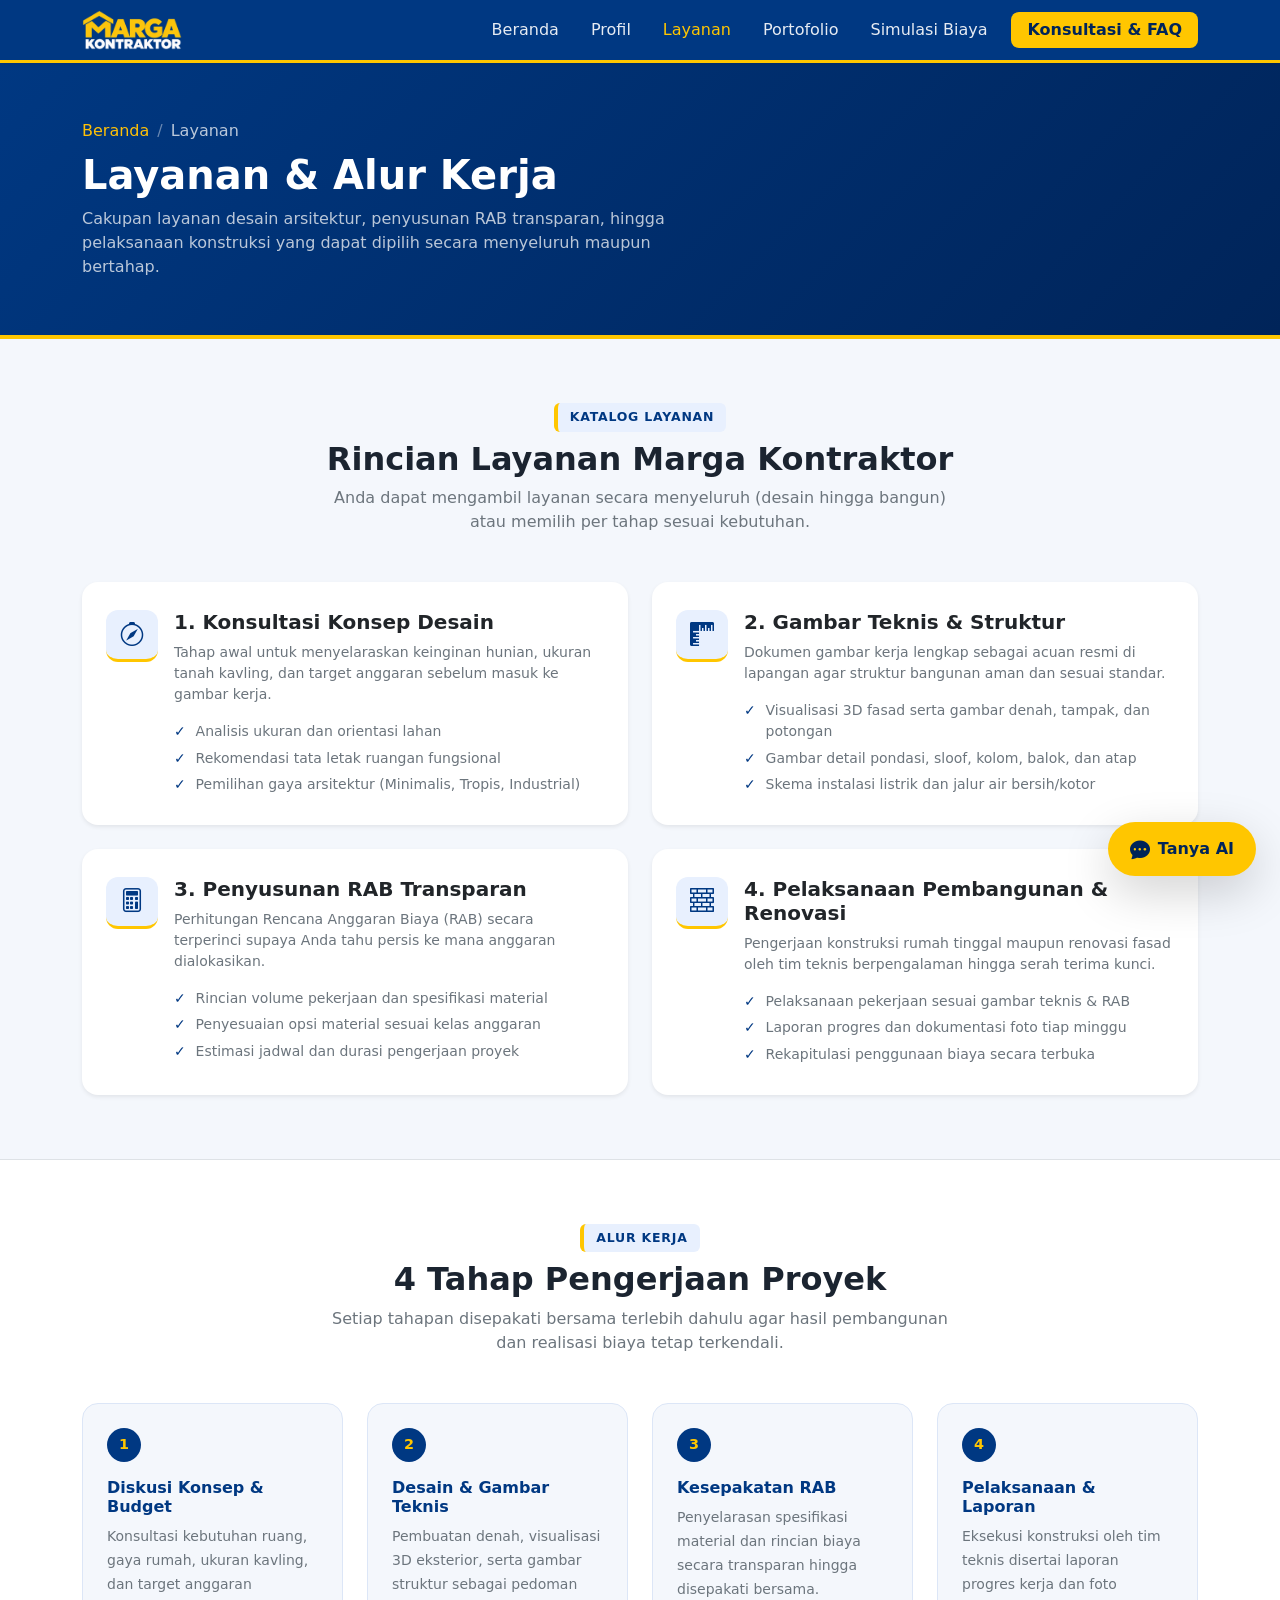
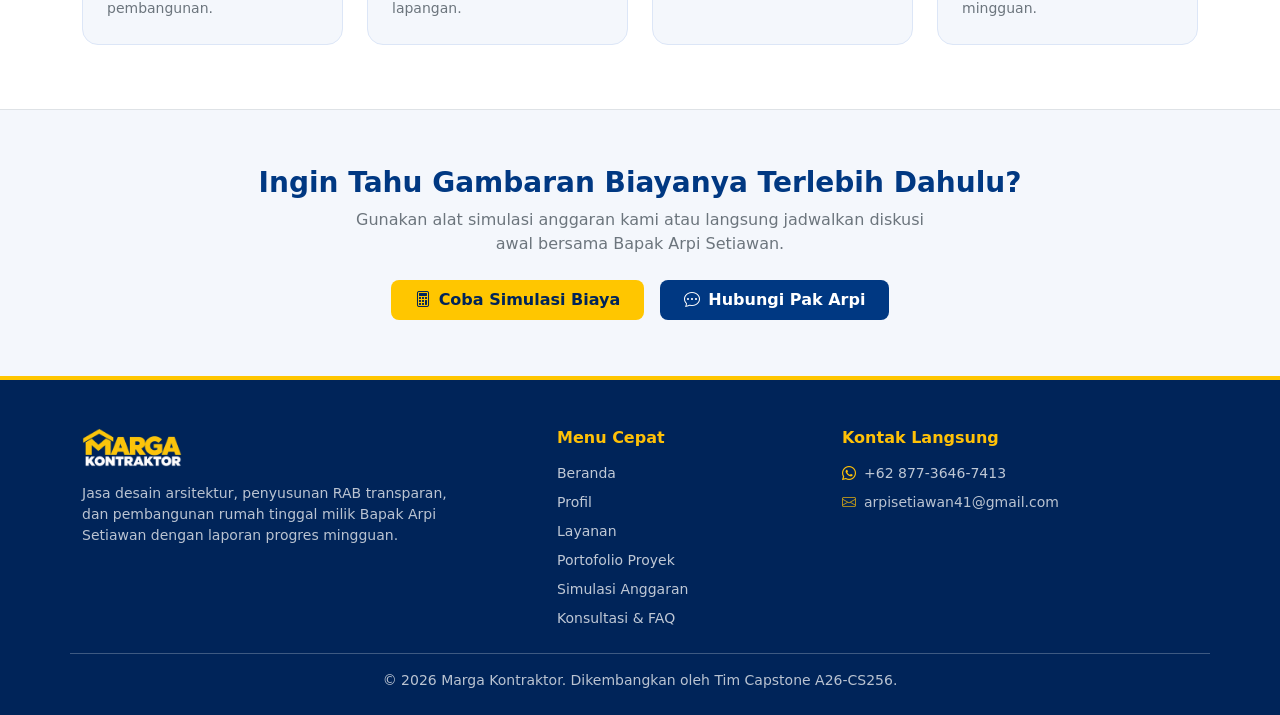
<file: layanan.html>
<!doctype html>
<html lang="id">
  <head>
    <meta charset="UTF-8" />
    <meta name="viewport" content="width=device-width, initial-scale=1.0" />
    <title>Layanan — Marga Kontraktor</title>
    <link rel="icon" type="image/png" href="static/img/Favicon.png" />
    <link
      href="https://cdn.jsdelivr.net/npm/bootstrap@5.3.3/dist/css/bootstrap.min.css"
      rel="stylesheet"
    />
    <link
      href="https://cdn.jsdelivr.net/npm/bootstrap-icons@1.11.3/font/bootstrap-icons.min.css"
      rel="stylesheet"
    />
    <link rel="stylesheet" href="static/css/style.css" />
  </head>
  <body>
    <div id="site-header"></div>

    <main>
      <!-- Banner Judul Halaman -->
      <section class="page-header text-white py-5">
        <div class="container py-lg-2">
          <nav aria-label="breadcrumb" class="mb-2">
            <ol class="breadcrumb small mb-0">
              <li class="breadcrumb-item">
                <a href="index.html" class="text-warning text-decoration-none"
                  >Beranda</a
                >
              </li>
              <li
                class="breadcrumb-item active text-light opacity-75"
                aria-current="page"
              >
                Layanan
              </li>
            </ol>
          </nav>
          <h1 class="fw-bold mb-2">Layanan &amp; Alur Kerja</h1>
          <p class="text-light opacity-75 mb-0" style="max-width: 650px">
            Cakupan layanan desain arsitektur, penyusunan RAB transparan, hingga
            pelaksanaan konstruksi yang dapat dipilih secara menyeluruh maupun
            bertahap.
          </p>
        </div>
      </section>

      <!-- Katalog Layanan Detail -->
      <section id="layanan" class="py-5 bg-surface">
        <div class="container py-lg-3">
          <div class="text-center mx-auto mb-5" style="max-width: 650px">
            <span class="section-tag">KATALOG LAYANAN</span>
            <h2 class="fw-bold mt-2 mb-2">Rincian Layanan Marga Kontraktor</h2>
            <p class="text-secondary mb-0">
              Anda dapat mengambil layanan secara menyeluruh (desain hingga
              bangun) atau memilih per tahap sesuai kebutuhan.
            </p>
          </div>

          <div class="row g-4">
            <!-- Layanan 1 -->
            <div class="col-md-6">
              <div
                class="card service-card h-100 border-0 shadow-sm rounded-4 p-4"
              >
                <div class="d-flex align-items-start gap-3">
                  <div class="service-icon flex-shrink-0">
                    <i class="bi bi-compass fs-4"></i>
                  </div>
                  <div>
                    <h5 class="fw-bold mb-2">1. Konsultasi Konsep Desain</h5>
                    <p class="text-secondary small mb-3">
                      Tahap awal untuk menyelaraskan keinginan hunian, ukuran
                      tanah kavling, dan target anggaran sebelum masuk ke gambar
                      kerja.
                    </p>
                    <ul
                      class="list-unstyled service-detail-list small text-secondary mb-0"
                    >
                      <li>Analisis ukuran dan orientasi lahan</li>
                      <li>Rekomendasi tata letak ruangan fungsional</li>
                      <li>
                        Pemilihan gaya arsitektur (Minimalis, Tropis,
                        Industrial)
                      </li>
                    </ul>
                  </div>
                </div>
              </div>
            </div>

            <!-- Layanan 2 -->
            <div class="col-md-6">
              <div
                class="card service-card h-100 border-0 shadow-sm rounded-4 p-4"
              >
                <div class="d-flex align-items-start gap-3">
                  <div class="service-icon flex-shrink-0">
                    <i class="bi bi-rulers fs-4"></i>
                  </div>
                  <div>
                    <h5 class="fw-bold mb-2">
                      2. Gambar Teknis &amp; Struktur
                    </h5>
                    <p class="text-secondary small mb-3">
                      Dokumen gambar kerja lengkap sebagai acuan resmi di
                      lapangan agar struktur bangunan aman dan sesuai standar.
                    </p>
                    <ul
                      class="list-unstyled service-detail-list small text-secondary mb-0"
                    >
                      <li>
                        Visualisasi 3D fasad serta gambar denah, tampak, dan
                        potongan
                      </li>
                      <li>
                        Gambar detail pondasi, sloof, kolom, balok, dan atap
                      </li>
                      <li>
                        Skema instalasi listrik dan jalur air bersih/kotor
                      </li>
                    </ul>
                  </div>
                </div>
              </div>
            </div>

            <!-- Layanan 3 -->
            <div class="col-md-6">
              <div
                class="card service-card h-100 border-0 shadow-sm rounded-4 p-4"
              >
                <div class="d-flex align-items-start gap-3">
                  <div class="service-icon flex-shrink-0">
                    <i class="bi bi-calculator fs-4"></i>
                  </div>
                  <div>
                    <h5 class="fw-bold mb-2">3. Penyusunan RAB Transparan</h5>
                    <p class="text-secondary small mb-3">
                      Perhitungan Rencana Anggaran Biaya (RAB) secara terperinci
                      supaya Anda tahu persis ke mana anggaran dialokasikan.
                    </p>
                    <ul
                      class="list-unstyled service-detail-list small text-secondary mb-0"
                    >
                      <li>Rincian volume pekerjaan dan spesifikasi material</li>
                      <li>Penyesuaian opsi material sesuai kelas anggaran</li>
                      <li>Estimasi jadwal dan durasi pengerjaan proyek</li>
                    </ul>
                  </div>
                </div>
              </div>
            </div>

            <!-- Layanan 4 -->
            <div class="col-md-6">
              <div
                class="card service-card h-100 border-0 shadow-sm rounded-4 p-4"
              >
                <div class="d-flex align-items-start gap-3">
                  <div class="service-icon flex-shrink-0">
                    <i class="bi bi-bricks fs-4"></i>
                  </div>
                  <div>
                    <h5 class="fw-bold mb-2">
                      4. Pelaksanaan Pembangunan &amp; Renovasi
                    </h5>
                    <p class="text-secondary small mb-3">
                      Pengerjaan konstruksi rumah tinggal maupun renovasi fasad
                      oleh tim teknis berpengalaman hingga serah terima kunci.
                    </p>
                    <ul
                      class="list-unstyled service-detail-list small text-secondary mb-0"
                    >
                      <li>
                        Pelaksanaan pekerjaan sesuai gambar teknis &amp; RAB
                      </li>
                      <li>Laporan progres dan dokumentasi foto tiap minggu</li>
                      <li>Rekapitulasi penggunaan biaya secara terbuka</li>
                    </ul>
                  </div>
                </div>
              </div>
            </div>
          </div>
        </div>
      </section>

      <!-- Alur Kerja 4 Tahap -->
      <section id="alur-kerja" class="py-5 bg-white border-top">
        <div class="container py-lg-3">
          <div class="text-center mx-auto mb-5" style="max-width: 650px">
            <span class="section-tag">ALUR KERJA</span>
            <h2 class="fw-bold mt-2 mb-2">4 Tahap Pengerjaan Proyek</h2>
            <p class="text-secondary mb-0">
              Setiap tahapan disepakati bersama terlebih dahulu agar hasil
              pembangunan dan realisasi biaya tetap terkendali.
            </p>
          </div>

          <div class="row g-4">
            <div class="col-md-6 col-lg-3">
              <div class="workflow-card p-4 rounded-4 h-100">
                <div class="step-number mb-3">1</div>
                <h6 class="fw-bold text-biru mb-2">
                  Diskusi Konsep &amp; Budget
                </h6>
                <small class="text-secondary">
                  Konsultasi kebutuhan ruang, gaya rumah, ukuran kavling, dan
                  target anggaran pembangunan.
                </small>
              </div>
            </div>

            <div class="col-md-6 col-lg-3">
              <div class="workflow-card p-4 rounded-4 h-100">
                <div class="step-number mb-3">2</div>
                <h6 class="fw-bold text-biru mb-2">
                  Desain &amp; Gambar Teknis
                </h6>
                <small class="text-secondary">
                  Pembuatan denah, visualisasi 3D eksterior, serta gambar
                  struktur sebagai pedoman lapangan.
                </small>
              </div>
            </div>

            <div class="col-md-6 col-lg-3">
              <div class="workflow-card p-4 rounded-4 h-100">
                <div class="step-number mb-3">3</div>
                <h6 class="fw-bold text-biru mb-2">Kesepakatan RAB</h6>
                <small class="text-secondary">
                  Penyelarasan spesifikasi material dan rincian biaya secara
                  transparan hingga disepakati bersama.
                </small>
              </div>
            </div>

            <div class="col-md-6 col-lg-3">
              <div class="workflow-card p-4 rounded-4 h-100">
                <div class="step-number mb-3">4</div>
                <h6 class="fw-bold text-biru mb-2">
                  Pelaksanaan &amp; Laporan
                </h6>
                <small class="text-secondary">
                  Eksekusi konstruksi oleh tim teknis disertai laporan progres
                  kerja dan foto mingguan.
                </small>
              </div>
            </div>
          </div>
        </div>
      </section>

      <!-- Ajakan Langkah Selanjutnya -->
      <section class="py-5 bg-surface border-top">
        <div class="container text-center py-2">
          <h3 class="fw-bold text-biru mb-2">
            Ingin Tahu Gambaran Biayanya Terlebih Dahulu?
          </h3>
          <p class="text-secondary mx-auto mb-4" style="max-width: 580px">
            Gunakan alat simulasi anggaran kami atau langsung jadwalkan diskusi
            awal bersama Bapak Arpi Setiawan.
          </p>
          <div class="d-flex flex-wrap justify-content-center gap-3">
            <a
              href="simulasi.html"
              class="btn btn-brand-yellow fw-bold px-4 py-2"
            >
              <i class="bi bi-calculator me-2"></i>Coba Simulasi Biaya
            </a>
            <a
              href="kontak.html"
              class="btn btn-brand-blue fw-semibold px-4 py-2"
            >
              <i class="bi bi-chat-dots me-2"></i>Hubungi Pak Arpi
            </a>
          </div>
        </div>
      </section>
    </main>

    <div id="site-footer"></div>

    <script src="https://cdn.jsdelivr.net/npm/bootstrap@5.3.3/dist/js/bootstrap.bundle.min.js"></script>
    <script src="static/js/layout.js"></script>
  </body>
</html>
</file>
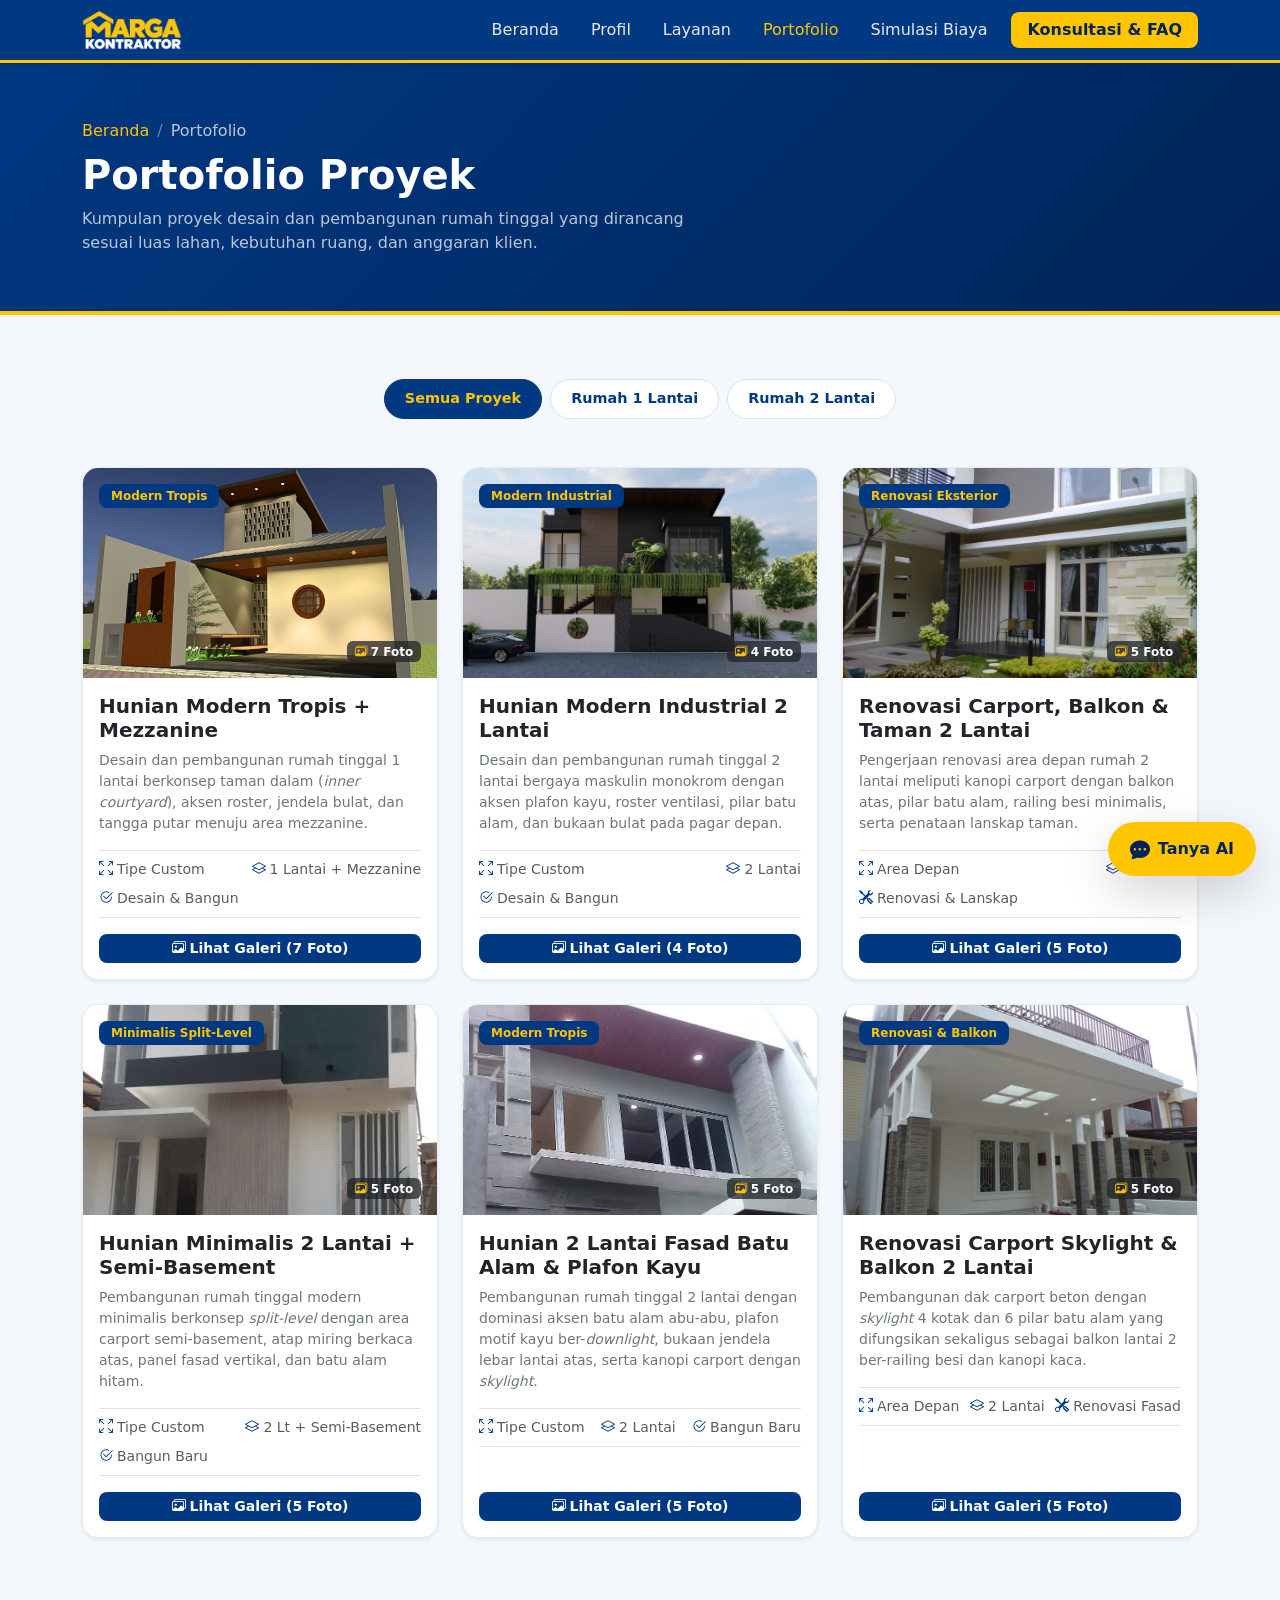
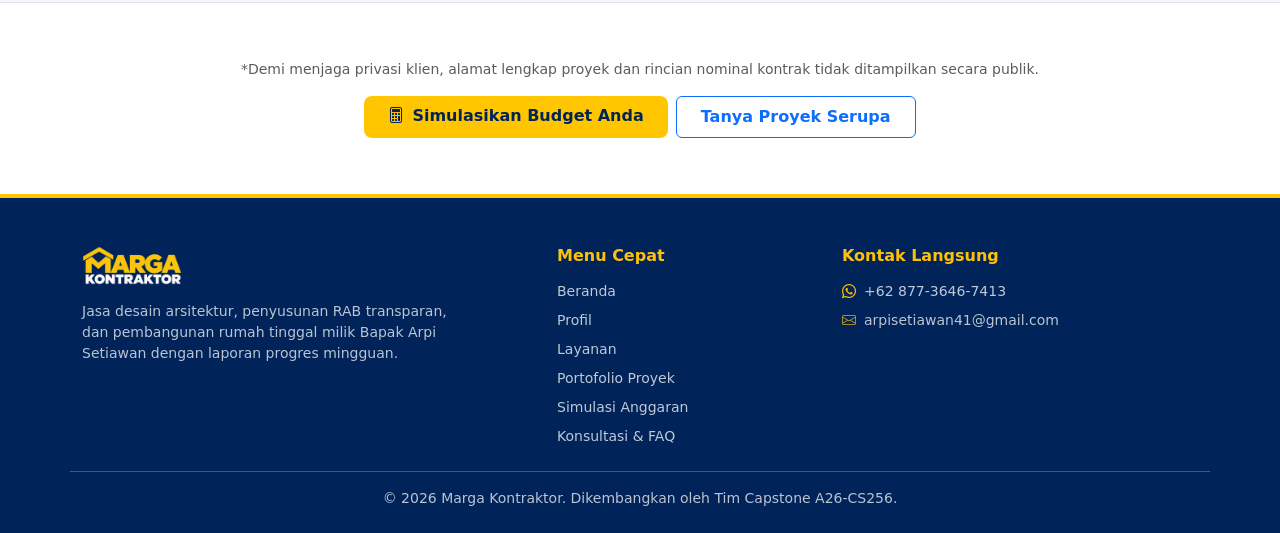
<file: portofolio.html>
<!doctype html>
<html lang="id">
  <head>
    <meta charset="UTF-8" />
    <meta name="viewport" content="width=device-width, initial-scale=1.0" />
    <title>Portofolio Proyek — Marga Kontraktor</title>
    <link rel="icon" type="image/png" href="static/img/Favicon.png" />
    <link
      href="https://cdn.jsdelivr.net/npm/bootstrap@5.3.3/dist/css/bootstrap.min.css"
      rel="stylesheet"
    />
    <link
      href="https://cdn.jsdelivr.net/npm/bootstrap-icons@1.11.3/font/bootstrap-icons.min.css"
      rel="stylesheet"
    />
    <link rel="stylesheet" href="static/css/style.css" />
  </head>
  <body>
    <!-- Navbar otomatis diisi oleh layout.js -->
    <div id="site-header"></div>

    <main>
      <!-- Banner Judul Halaman -->
      <section class="page-header text-white py-5">
        <div class="container py-lg-2">
          <nav aria-label="breadcrumb" class="mb-2">
            <ol class="breadcrumb small mb-0">
              <li class="breadcrumb-item">
                <a href="index.html" class="text-warning text-decoration-none"
                  >Beranda</a
                >
              </li>
              <li
                class="breadcrumb-item active text-light opacity-75"
                aria-current="page"
              >
                Portofolio
              </li>
            </ol>
          </nav>
          <h1 class="fw-bold mb-2">Portofolio Proyek</h1>
          <p class="text-light opacity-75 mb-0" style="max-width: 650px">
            Kumpulan proyek desain dan pembangunan rumah tinggal yang dirancang
            sesuai luas lahan, kebutuhan ruang, dan anggaran klien.
          </p>
        </div>
      </section>

      <!-- Filter & Galeri Proyek -->
      <section class="py-5 bg-surface">
        <div class="container py-lg-3">
          <!-- Tombol Filter Kategori -->
          <div
            class="d-flex flex-wrap justify-content-center gap-2 mb-5"
            id="portfolioFilter"
          >
            <button
              type="button"
              class="btn btn-filter active"
              data-filter="semua"
            >
              Semua Proyek
            </button>
            <button type="button" class="btn btn-filter" data-filter="1-lantai">
              Rumah 1 Lantai
            </button>
            <button type="button" class="btn btn-filter" data-filter="2-lantai">
              Rumah 2 Lantai
            </button>
          </div>

          <!-- Grid Proyek -->
          <div class="row g-4" id="portfolioGrid">
            <!-- Proyek 1 -->
            <div
              class="col-md-6 col-lg-4 portfolio-item"
              data-category="1-lantai"
            >
              <div
                class="card portfolio-card h-100 border-0 shadow-sm rounded-4 overflow-hidden"
              >
                <div class="portfolio-img-wrap">
                  <img
                    src="static/img/proyek-1/3d-fasad.webp"
                    width="1600"
                    height="800"
                    class="card-img-top portfolio-img"
                    alt="Hunian Modern Tropis dan Mezzanine"
                    loading="lazy"
                  />
                  <span
                    class="badge portfolio-badge position-absolute top-0 start-0 m-3"
                    >Modern Tropis</span
                  >
                  <span
                    class="badge bg-dark bg-opacity-75 position-absolute bottom-0 end-0 m-3"
                  >
                    <i class="bi bi-images text-warning me-1"></i>7 Foto
                  </span>
                </div>
                <div class="card-body d-flex flex-column">
                  <h5 class="fw-bold mb-2">Hunian Modern Tropis + Mezzanine</h5>
                  <p class="text-secondary small mb-3">
                    Desain dan pembangunan rumah tinggal 1 lantai berkonsep
                    taman dalam (<em>inner courtyard</em>), aksen roster,
                    jendela bulat, dan tangga putar menuju area mezzanine.
                  </p>
                  <div
                    class="d-flex flex-wrap justify-content-between gap-2 text-muted small py-2 border-top border-bottom mb-3"
                  >
                    <span
                      ><i class="bi bi-arrows-fullscreen text-biru me-1"></i
                      >Tipe Custom</span
                    >
                    <span
                      ><i class="bi bi-layers text-biru me-1"></i>1 Lantai +
                      Mezzanine</span
                    >
                    <span
                      ><i class="bi bi-check2-circle text-biru me-1"></i>Desain
                      &amp; Bangun</span
                    >
                  </div>
                  <button
                    type="button"
                    class="btn btn-brand-blue btn-sm fw-semibold mt-auto btn-detail-proyek"
                    data-bs-toggle="modal"
                    data-bs-target="#modalProyek"
                    data-id="proyek-1"
                    data-judul="Hunian Modern Tropis + Mezzanine"
                    data-gaya="Modern Tropis"
                    data-luas="Tipe Custom"
                    data-lantai="1 Lantai + Mezzanine"
                    data-durasi="Desain & Bangun"
                    data-gambar="static/img/proyek-1/3d-fasad.webp"
                    data-deskripsi="Proyek desain hingga pembangunan rumah tinggal 1 lantai dengan bukaan taman dalam (inner courtyard), fasad dinding roster berventilasi alami, jendela bulat berbingkai kayu, serta tangga putar menuju ruang atas."
                    data-spesifikasi="Fasad Modern dengan Menara Roster & Jendela Bulat|Ruang Keluarga & Ruang Makan Konsep Open-Space|Taman Dalam (Inner Courtyard) dengan Pintu Kaca Lipat|Tangga Putar Besi Menuju Area Mezzanine / Rooftop"
                  >
                    <i class="bi bi-images me-1"></i>Lihat Galeri (7 Foto)
                  </button>
                </div>
              </div>
            </div>

            <!-- Proyek 2 -->
            <div
              class="col-md-6 col-lg-4 portfolio-item"
              data-category="2-lantai"
            >
              <div
                class="card portfolio-card h-100 border-0 shadow-sm rounded-4 overflow-hidden"
              >
                <div class="portfolio-img-wrap">
                  <img
                    src="static/img/proyek-2/3d-fasad.webp"
                    width="1600"
                    height="900"
                    class="card-img-top portfolio-img"
                    alt="Hunian Modern Industrial 2 Lantai"
                    loading="lazy"
                  />
                  <span
                    class="badge portfolio-badge position-absolute top-0 start-0 m-3"
                    >Modern Industrial</span
                  >
                  <span
                    class="badge bg-dark bg-opacity-75 position-absolute bottom-0 end-0 m-3"
                  >
                    <i class="bi bi-images text-warning me-1"></i>4 Foto
                  </span>
                </div>
                <div class="card-body d-flex flex-column">
                  <h5 class="fw-bold mb-2">
                    Hunian Modern Industrial 2 Lantai
                  </h5>
                  <p class="text-secondary small mb-3">
                    Desain dan pembangunan rumah tinggal 2 lantai bergaya
                    maskulin monokrom dengan aksen plafon kayu, roster
                    ventilasi, pilar batu alam, dan bukaan bulat pada pagar
                    depan.
                  </p>
                  <div
                    class="d-flex flex-wrap justify-content-between gap-2 text-muted small py-2 border-top border-bottom mb-3"
                  >
                    <span
                      ><i class="bi bi-arrows-fullscreen text-biru me-1"></i
                      >Tipe Custom</span
                    >
                    <span
                      ><i class="bi bi-layers text-biru me-1"></i>2 Lantai</span
                    >
                    <span
                      ><i class="bi bi-check2-circle text-biru me-1"></i>Desain
                      &amp; Bangun</span
                    >
                  </div>
                  <button
                    type="button"
                    class="btn btn-brand-blue btn-sm fw-semibold mt-auto btn-detail-proyek"
                    data-bs-toggle="modal"
                    data-bs-target="#modalProyek"
                    data-id="proyek-2"
                    data-judul="Hunian Modern Industrial 2 Lantai"
                    data-gaya="Modern Industrial"
                    data-luas="Tipe Custom"
                    data-lantai="2 Lantai"
                    data-durasi="Desain & Bangun"
                    data-gambar="static/img/proyek-2/3d-fasad.webp"
                    data-deskripsi="Proyek desain hingga pembangunan rumah 2 lantai berkonsep modern industrial-tropis. Menggabungkan struktur beton bertulang kokoh dengan fasad gelap elegan, aksen kayu hangat di plafon atap, dinding roster, serta area penghijauan di balkon lantai 2."
                    data-spesifikasi="Struktur Beton Bertulang 2 Lantai dengan Pengecoran Ready-Mix|Fasad Monokrom Gelap Dipadukan Plafon Motif Kayu|Aksen Dinding Roster, Pilar Batu Alam & Bukaan Bulat Fasad|Area Balkon Lantai 2 dengan Planter Box Tanaman Rambat"
                  >
                    <i class="bi bi-images me-1"></i>Lihat Galeri (4 Foto)
                  </button>
                </div>
              </div>
            </div>

            <!-- Proyek 3 -->
            <div
              class="col-md-6 col-lg-4 portfolio-item"
              data-category="2-lantai"
            >
              <div
                class="card portfolio-card h-100 border-0 shadow-sm rounded-4 overflow-hidden"
              >
                <div class="portfolio-img-wrap">
                  <img
                    src="static/img/proyek-3/hasil-utama.webp"
                    width="1600"
                    height="1200"
                    onerror="
                      this.onerror = null;
                      this.src = 'static/img/placeholder.svg';
                    "
                    class="card-img-top portfolio-img"
                    alt="Renovasi Eksterior, Carport & Taman Rumah 2 Lantai"
                    loading="lazy"
                  />
                  <span
                    class="badge portfolio-badge position-absolute top-0 start-0 m-3"
                    >Renovasi Eksterior</span
                  >
                  <span
                    class="badge bg-dark bg-opacity-75 position-absolute bottom-0 end-0 m-3"
                  >
                    <i class="bi bi-images text-warning me-1"></i>5 Foto
                  </span>
                </div>
                <div class="card-body d-flex flex-column">
                  <h5 class="fw-bold mb-2">
                    Renovasi Carport, Balkon &amp; Taman 2 Lantai
                  </h5>
                  <p class="text-secondary small mb-3">
                    Pengerjaan renovasi area depan rumah 2 lantai meliputi
                    kanopi carport dengan balkon atas, pilar batu alam, railing
                    besi minimalis, serta penataan lanskap taman.
                  </p>
                  <div
                    class="d-flex flex-wrap justify-content-between gap-2 text-muted small py-2 border-top border-bottom mb-3"
                  >
                    <span
                      ><i class="bi bi-arrows-fullscreen text-biru me-1"></i
                      >Area Depan</span
                    >
                    <span
                      ><i class="bi bi-layers text-biru me-1"></i>2 Lantai</span
                    >
                    <span
                      ><i class="bi bi-tools text-biru me-1"></i>Renovasi &amp;
                      Lanskap</span
                    >
                  </div>
                  <button
                    type="button"
                    class="btn btn-brand-blue btn-sm fw-semibold mt-auto btn-detail-proyek"
                    data-bs-toggle="modal"
                    data-bs-target="#modalProyek"
                    data-id="proyek-3"
                    data-judul="Renovasi Carport, Balkon & Taman 2 Lantai"
                    data-gaya="Renovasi Eksterior"
                    data-luas="Area Depan"
                    data-lantai="2 Lantai"
                    data-durasi="Renovasi & Lanskap"
                    data-gambar="static/img/proyek-3/hasil-utama.webp"
                    data-deskripsi="Proyek pembaruan tampilan eksterior rumah 2 lantai mencakup pembangunan dak carport sekaligus balkon lantai 2, pelapisan pilar dan dinding dengan batu alam, pemasangan railing besi minimalis, hingga penataan ulang teras dan taman depan."
                    data-spesifikasi="Dak Carport Beton Sekaligus Balkon Lantai 2|Pilar Batu Alam Hitam & Dinding Aksen Batu Krem|Railing Balkon Besi Hollow Minimalis|Pola Keramik Carport, Teras Gelap & Penataan Taman Stepping Stone"
                  >
                    <i class="bi bi-images me-1"></i>Lihat Galeri (5 Foto)
                  </button>
                </div>
              </div>
            </div>

            <!-- Proyek 4 -->
            <div
              class="col-md-6 col-lg-4 portfolio-item"
              data-category="2-lantai"
            >
              <div
                class="card portfolio-card h-100 border-0 shadow-sm rounded-4 overflow-hidden"
              >
                <div class="portfolio-img-wrap">
                  <img
                    src="static/img/proyek-4/finishing-fasad.webp"
                    width="900"
                    height="1600"
                    onerror="
                      this.onerror = null;
                      this.src = 'static/img/placeholder.svg';
                    "
                    class="card-img-top portfolio-img obj-pos-35"
                    alt="Hunian Minimalis Split-Level 2 Lantai dan Semi-Basement"
                    loading="lazy"
                  />
                  <span
                    class="badge portfolio-badge position-absolute top-0 start-0 m-3"
                    >Minimalis Split-Level</span
                  >
                  <span
                    class="badge bg-dark bg-opacity-75 position-absolute bottom-0 end-0 m-3"
                  >
                    <i class="bi bi-images text-warning me-1"></i>5 Foto
                  </span>
                </div>
                <div class="card-body d-flex flex-column">
                  <h5 class="fw-bold mb-2">
                    Hunian Minimalis 2 Lantai + Semi-Basement
                  </h5>
                  <p class="text-secondary small mb-3">
                    Pembangunan rumah tinggal modern minimalis berkonsep
                    <em>split-level</em> dengan area carport semi-basement, atap
                    miring berkaca atas, panel fasad vertikal, dan batu alam
                    hitam.
                  </p>
                  <div
                    class="d-flex flex-wrap justify-content-between gap-2 text-muted small py-2 border-top border-bottom mb-3"
                  >
                    <span
                      ><i class="bi bi-arrows-fullscreen text-biru me-1"></i
                      >Tipe Custom</span
                    >
                    <span
                      ><i class="bi bi-layers text-biru me-1"></i>2 Lt +
                      Semi-Basement</span
                    >
                    <span
                      ><i class="bi bi-check2-circle text-biru me-1"></i>Bangun
                      Baru</span
                    >
                  </div>
                  <button
                    type="button"
                    class="btn btn-brand-blue btn-sm fw-semibold mt-auto btn-detail-proyek"
                    data-bs-toggle="modal"
                    data-bs-target="#modalProyek"
                    data-id="proyek-4"
                    data-judul="Hunian Minimalis 2 Lantai + Semi-Basement"
                    data-gaya="Minimalis Split-Level"
                    data-luas="Tipe Custom"
                    data-lantai="2 Lantai + Semi-Basement"
                    data-durasi="Pembangunan Rumah"
                    data-gambar="static/img/proyek-4/finishing-fasad.webp"
                    data-deskripsi="Pembangunan hunian modern minimalis dengan pemanfaatan level lahan optimal: area carport lega di semi-basement, akses tangga samping menuju lantai utama, serta bukaan jendela vertikal tinggi dan atap miring berkaca atas untuk pencahayaan alami."
                    data-spesifikasi="Konsep Split-Level dengan Carport Semi-Basement Luas|Atap Miring Modern Dilengkapi Kaca Clerestory|Fasad Monokrom dengan Panel Motif Vertikal & Batu Alam Hitam|Bukaan Jendela Lipat & Vertikal Tinggi untuk Sirkulasi Maksimal"
                  >
                    <i class="bi bi-images me-1"></i>Lihat Galeri (5 Foto)
                  </button>
                </div>
              </div>
            </div>

            <!-- Proyek 5 -->
            <div
              class="col-md-6 col-lg-4 portfolio-item"
              data-category="2-lantai"
            >
              <div
                class="card portfolio-card h-100 border-0 shadow-sm rounded-4 overflow-hidden"
              >
                <div class="portfolio-img-wrap">
                  <img
                    src="static/img/proyek-5/finishing-fasad.webp"
                    width="900"
                    height="1600"
                    onerror="
                      this.onerror = null;
                      this.src = 'static/img/placeholder.svg';
                    "
                    class="card-img-top portfolio-img obj-pos-35"
                    alt="Hunian Modern Tropis 2 Lantai Batu Alam dan Plafon Kayu"
                    loading="lazy"
                  />
                  <span
                    class="badge portfolio-badge position-absolute top-0 start-0 m-3"
                    >Modern Tropis</span
                  >
                  <span
                    class="badge bg-dark bg-opacity-75 position-absolute bottom-0 end-0 m-3"
                  >
                    <i class="bi bi-images text-warning me-1"></i>5 Foto
                  </span>
                </div>
                <div class="card-body d-flex flex-column">
                  <h5 class="fw-bold mb-2">
                    Hunian 2 Lantai Fasad Batu Alam &amp; Plafon Kayu
                  </h5>
                  <p class="text-secondary small mb-3">
                    Pembangunan rumah tinggal 2 lantai dengan dominasi aksen
                    batu alam abu-abu, plafon motif kayu ber-<em>downlight</em>,
                    bukaan jendela lebar lantai atas, serta kanopi carport
                    dengan <em>skylight</em>.
                  </p>
                  <div
                    class="d-flex flex-wrap justify-content-between gap-2 text-muted small py-2 border-top border-bottom mb-3"
                  >
                    <span
                      ><i class="bi bi-arrows-fullscreen text-biru me-1"></i
                      >Tipe Custom</span
                    >
                    <span
                      ><i class="bi bi-layers text-biru me-1"></i>2 Lantai</span
                    >
                    <span
                      ><i class="bi bi-check2-circle text-biru me-1"></i>Bangun
                      Baru</span
                    >
                  </div>
                  <button
                    type="button"
                    class="btn btn-brand-blue btn-sm fw-semibold mt-auto btn-detail-proyek"
                    data-bs-toggle="modal"
                    data-bs-target="#modalProyek"
                    data-id="proyek-5"
                    data-judul="Hunian 2 Lantai Fasad Batu Alam & Plafon Kayu"
                    data-gaya="Modern Tropis"
                    data-luas="Tipe Custom"
                    data-lantai="2 Lantai"
                    data-durasi="Pembangunan Rumah"
                    data-gambar="static/img/proyek-5/finishing-fasad.webp"
                    data-deskripsi="Proyek pembangunan hunian 2 lantai bergaya modern tropis yang memadukan tekstur batu alam pada dinding dan pilar dengan kehangatan plafon motif kayu serta bukaan skylight untuk pencahayaan alami di area teras dan carport."
                    data-spesifikasi="Fasad Batu Alam Abu-Abu Bertekstur pada Dinding & Pilar|Plafon Motif Kayu Dilengkapi Lampu Downlight pada 2 Lantai|Kanopi Carport Beton dengan Bukaan Skylight Alami|Deretan Jendela Kaca Lebar Lantai 2 & Pintu Utama Kayu Solid"
                  >
                    <i class="bi bi-images me-1"></i>Lihat Galeri (5 Foto)
                  </button>
                </div>
              </div>
            </div>

            <!-- Proyek 6 -->
            <div
              class="col-md-6 col-lg-4 portfolio-item"
              data-category="2-lantai"
            >
              <div
                class="card portfolio-card h-100 border-0 shadow-sm rounded-4 overflow-hidden"
              >
                <div class="portfolio-img-wrap">
                  <img
                    src="static/img/proyek-6/hasil-carport.webp"
                    width="1600"
                    height="1200"
                    onerror="
                      this.onerror = null;
                      this.src = 'static/img/placeholder.svg';
                    "
                    class="card-img-top portfolio-img"
                    alt="Renovasi Carport Skylight, Pilar Batu Alam dan Balkon 2 Lantai"
                    loading="lazy"
                  />
                  <span
                    class="badge portfolio-badge position-absolute top-0 start-0 m-3"
                    >Renovasi &amp; Balkon</span
                  >
                  <span
                    class="badge bg-dark bg-opacity-75 position-absolute bottom-0 end-0 m-3"
                  >
                    <i class="bi bi-images text-warning me-1"></i>5 Foto
                  </span>
                </div>
                <div class="card-body d-flex flex-column">
                  <h5 class="fw-bold mb-2">
                    Renovasi Carport Skylight &amp; Balkon 2 Lantai
                  </h5>
                  <p class="text-secondary small mb-3">
                    Pembangunan dak carport beton dengan <em>skylight</em> 4
                    kotak dan 6 pilar batu alam yang difungsikan sekaligus
                    sebagai balkon lantai 2 ber-railing besi dan kanopi kaca.
                  </p>
                  <div
                    class="d-flex flex-wrap justify-content-between gap-2 text-muted small py-2 border-top border-bottom mb-3"
                  >
                    <span
                      ><i class="bi bi-arrows-fullscreen text-biru me-1"></i
                      >Area Depan</span
                    >
                    <span
                      ><i class="bi bi-layers text-biru me-1"></i>2 Lantai</span
                    >
                    <span
                      ><i class="bi bi-tools text-biru me-1"></i>Renovasi
                      Fasad</span
                    >
                  </div>
                  <button
                    type="button"
                    class="btn btn-brand-blue btn-sm fw-semibold mt-auto btn-detail-proyek"
                    data-bs-toggle="modal"
                    data-bs-target="#modalProyek"
                    data-id="proyek-6"
                    data-judul="Renovasi Carport Skylight & Balkon 2 Lantai"
                    data-gaya="Renovasi & Balkon"
                    data-luas="Area Depan"
                    data-lantai="2 Lantai"
                    data-durasi="Renovasi Fasad"
                    data-gambar="static/img/proyek-6/hasil-carport.webp"
                    data-deskripsi="Proyek renovasi fasad dan area depan rumah 2 lantai yang menghadirkan carport lapang beratap dak beton dengan bukaan skylight 4 panel, deretan pilar batu alam, keramik pola diagonal, serta balkon atas lengkap dengan railing vertikal dan kanopi transparan."
                    data-spesifikasi="Dak Carport Beton dengan Skylight 4 Panel & Lampu Downlight|6 Pilar Berpelapis Batu Alam Abu-Abu & Keramik Pola Diagonal|Balkon Luas Lantai 2 dengan Railing Besi Vertikal Cokelat|Kanopi Transparan Rangka Besi & Aksen Dinding Batu Alam Cokelat"
                  >
                    <i class="bi bi-images me-1"></i>Lihat Galeri (5 Foto)
                  </button>
                </div>
              </div>
            </div>
          </div>
        </div>
      </section>

      <!-- Catatan Privasi & CTA -->
      <section class="py-5 bg-white border-top">
        <div class="container text-center py-2">
          <p class="text-muted small mb-3">
            *Demi menjaga privasi klien, alamat lengkap proyek dan rincian
            nominal kontrak tidak ditampilkan secara publik.
          </p>
          <div class="d-flex flex-wrap justify-content-center gap-2">
            <a
              href="simulasi.html"
              class="btn btn-brand-yellow fw-bold px-4 py-2"
            >
              <i class="bi bi-calculator me-2"></i>Simulasikan Budget Anda
            </a>
            <a
              href="kontak.html"
              class="btn btn-outline-primary fw-semibold px-4 py-2"
            >
              Tanya Proyek Serupa
            </a>
          </div>
        </div>
      </section>
    </main>

    <!-- Modal Detail & Galeri Foto Proyek -->
    <div
      class="modal fade"
      id="modalProyek"
      tabindex="-1"
      aria-labelledby="modalProyekLabel"
      aria-hidden="true"
    >
      <div class="modal-dialog modal-lg modal-dialog-centered">
        <div class="modal-content border-0 rounded-4 overflow-hidden shadow-lg">
          <div class="modal-header bg-biru text-white border-0">
            <div>
              <span id="modalGaya" class="badge badge-brand mb-1"
                >Modern Tropis</span
              >
              <h5 class="modal-title fw-bold" id="modalProyekLabel">
                Judul Proyek
              </h5>
            </div>
            <button
              type="button"
              class="btn-close btn-close-white"
              data-bs-dismiss="modal"
              aria-label="Tutup"
            ></button>
          </div>

          <div class="modal-body p-4">
            <!-- Slider Galeri Foto Proyek -->
            <div
              id="carouselProyek"
              class="carousel slide gallery-stage mb-2"
              data-bs-ride="false"
            >
              <div class="carousel-inner" id="modalCarouselInner"></div>

              <button
                id="btnPrevSlide"
                class="carousel-control-prev"
                type="button"
                data-bs-target="#carouselProyek"
                data-bs-slide="prev"
              >
                <span
                  class="carousel-control-prev-icon bg-dark bg-opacity-50 rounded-circle p-3"
                  aria-hidden="true"
                ></span>
                <span class="visually-hidden">Sebelumnya</span>
              </button>
              <button
                id="btnNextSlide"
                class="carousel-control-next"
                type="button"
                data-bs-target="#carouselProyek"
                data-bs-slide="next"
              >
                <span
                  class="carousel-control-next-icon bg-dark bg-opacity-50 rounded-circle p-3"
                  aria-hidden="true"
                ></span>
                <span class="visually-hidden">Berikutnya</span>
              </button>
            </div>

            <!-- Keterangan Tahap & Nomor Foto -->
            <div
              class="gallery-caption-bar d-flex flex-wrap justify-content-between align-items-center gap-2 mb-2 small"
            >
              <div>
                <span id="captionTahap" class="badge bg-biru text-warning me-2"
                  >Desain 3D</span
                >
                <span id="captionTeks" class="text-secondary fw-medium"
                  >Tampak depan fasad</span
                >
              </div>
              <span id="captionCounter" class="text-muted fw-semibold"
                >1 / 4</span
              >
            </div>

            <!-- Baris Thumbnail Klik Cepat -->
            <div id="modalThumbs" class="gallery-thumbs mb-4"></div>

            <!-- Ringkasan Info Proyek -->
            <div class="row g-2 text-center mb-4">
              <div class="col-4">
                <div class="p-2 bg-surface rounded-3 h-100">
                  <small class="text-muted d-block">Luas / Tipe</small>
                  <strong id="modalLuas" class="text-biru small">-</strong>
                </div>
              </div>
              <div class="col-4">
                <div class="p-2 bg-surface rounded-3 h-100">
                  <small class="text-muted d-block">Jumlah Lantai</small>
                  <strong id="modalLantai" class="text-biru small">-</strong>
                </div>
              </div>
              <div class="col-4">
                <div class="p-2 bg-surface rounded-3 h-100">
                  <small class="text-muted d-block">Cakupan / Durasi</small>
                  <strong id="modalDurasi" class="text-biru small">-</strong>
                </div>
              </div>
            </div>

            <h6 class="fw-bold text-biru mb-2">Gambaran Proyek</h6>
            <p id="modalDeskripsi" class="text-secondary small mb-3"></p>

            <h6 class="fw-bold text-biru mb-2">Spesifikasi Utama</h6>
            <ul
              id="modalSpesifikasi"
              class="list-unstyled service-detail-list small text-secondary mb-0"
            ></ul>
          </div>

          <div
            class="modal-footer bg-surface border-0 d-flex justify-content-between"
          >
            <button
              type="button"
              class="btn btn-outline-secondary btn-sm px-3"
              data-bs-dismiss="modal"
            >
              Tutup
            </button>
            <a
              id="modalBtnWa"
              href="https://wa.me/6287736467413"
              target="_blank"
              class="btn btn-success btn-sm fw-semibold px-3"
            >
              <i class="bi bi-whatsapp me-1"></i>Konsultasi Konsep Ini ke Pak
              Arpi
            </a>
          </div>
        </div>
      </div>
    </div>

    <!-- Footer, Navigasi Bawah HP, & Chatbot otomatis diisi oleh layout.js -->
    <div id="site-footer"></div>

    <script src="https://cdn.jsdelivr.net/npm/bootstrap@5.3.3/dist/js/bootstrap.bundle.min.js"></script>
    <script src="static/js/layout.js"></script>
    <script src="static/js/app.js"></script>
  </body>
</html>
</file>
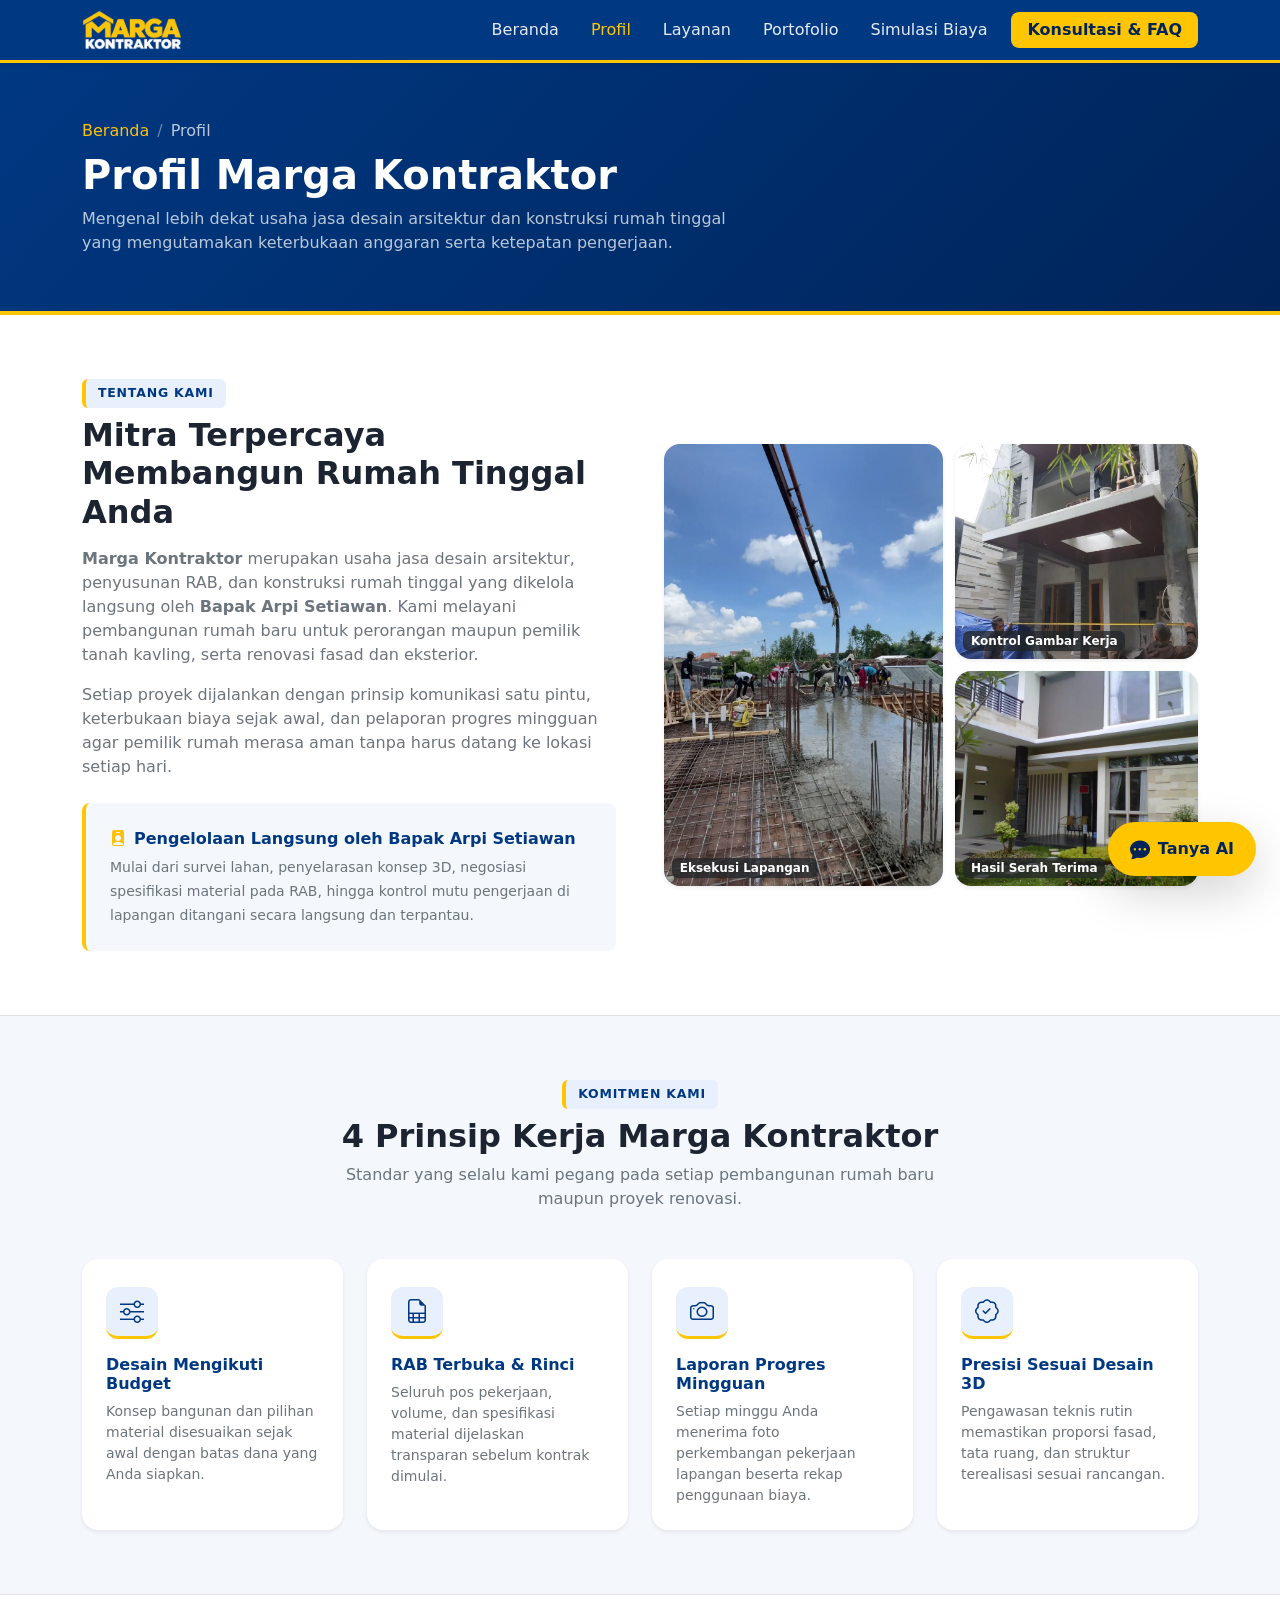
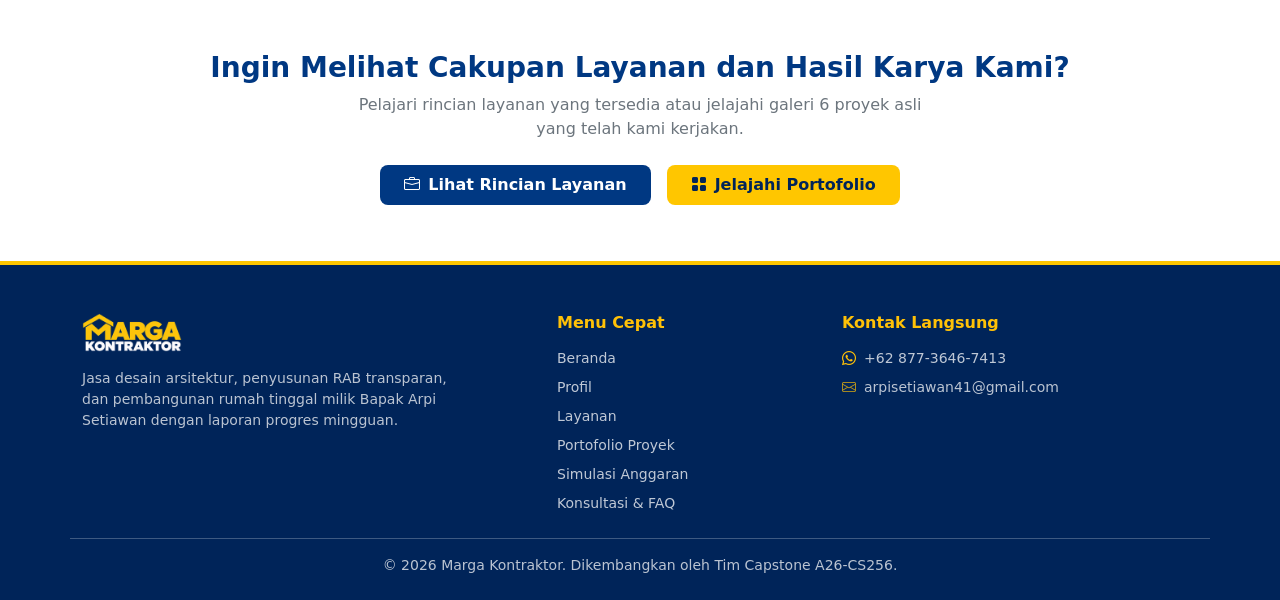
<file: profil.html>
<!doctype html>
<html lang="id">
  <head>
    <meta charset="UTF-8" />
    <meta name="viewport" content="width=device-width, initial-scale=1.0" />
    <title>Profil — Marga Kontraktor</title>
    <link rel="icon" type="image/png" href="static/img/Favicon.png" />
    <link
      href="https://cdn.jsdelivr.net/npm/bootstrap@5.3.3/dist/css/bootstrap.min.css"
      rel="stylesheet"
    />
    <link
      href="https://cdn.jsdelivr.net/npm/bootstrap-icons@1.11.3/font/bootstrap-icons.min.css"
      rel="stylesheet"
    />
    <link rel="stylesheet" href="static/css/style.css" />
  </head>
  <body>
    <div id="site-header"></div>

    <main>
      <!-- Banner Judul Halaman -->
      <section class="page-header text-white py-5">
        <div class="container py-lg-2">
          <nav aria-label="breadcrumb" class="mb-2">
            <ol class="breadcrumb small mb-0">
              <li class="breadcrumb-item">
                <a href="index.html" class="text-warning text-decoration-none"
                  >Beranda</a
                >
              </li>
              <li
                class="breadcrumb-item active text-light opacity-75"
                aria-current="page"
              >
                Profil
              </li>
            </ol>
          </nav>
          <h1 class="fw-bold mb-2">Profil Marga Kontraktor</h1>
          <p class="text-light opacity-75 mb-0" style="max-width: 650px">
            Mengenal lebih dekat usaha jasa desain arsitektur dan konstruksi
            rumah tinggal yang mengutamakan keterbukaan anggaran serta ketepatan
            pengerjaan.
          </p>
        </div>
      </section>

      <!-- Tentang Kami & Kolase Lapangan -->
      <section id="profil" class="py-5 bg-white">
        <div class="container py-lg-3">
          <div class="row g-4 g-lg-5 align-items-center">
            <div class="col-lg-6">
              <span class="section-tag">TENTANG KAMI</span>
              <h2 class="fw-bold mt-2 mb-3">
                Mitra Terpercaya Membangun Rumah Tinggal Anda
              </h2>
              <p class="text-secondary">
                <strong>Marga Kontraktor</strong> merupakan usaha jasa desain
                arsitektur, penyusunan RAB, dan konstruksi rumah tinggal yang
                dikelola langsung oleh <strong>Bapak Arpi Setiawan</strong>.
                Kami melayani pembangunan rumah baru untuk perorangan maupun
                pemilik tanah kavling, serta renovasi fasad dan eksterior.
              </p>
              <p class="text-secondary mb-4">
                Setiap proyek dijalankan dengan prinsip komunikasi satu pintu,
                keterbukaan biaya sejak awal, dan pelaporan progres mingguan
                agar pemilik rumah merasa aman tanpa harus datang ke lokasi
                setiap hari.
              </p>

              <div class="highlight-box p-3 p-md-4 rounded-3">
                <div class="fw-bold text-biru mb-1">
                  <i class="bi bi-person-badge-fill text-warning me-2"></i
                  >Pengelolaan Langsung oleh Bapak Arpi Setiawan
                </div>
                <small class="text-secondary">
                  Mulai dari survei lahan, penyelarasan konsep 3D, negosiasi
                  spesifikasi material pada RAB, hingga kontrol mutu pengerjaan
                  di lapangan ditangani secara langsung dan terpantau.
                </small>
              </div>
            </div>

            <div class="col-lg-6">
              <div class="field-collage">
                <div class="field-collage-item field-collage-tall shadow-sm">
                  <img
                    src="static/img/proyek-2/progres-pengecoran.webp"
                    width="902"
                    height="1600"
                    onerror="
                      this.onerror = null;
                      this.src = 'static/img/placeholder.svg';
                    "
                    alt="Pengecoran Beton Ready-Mix oleh Tim Marga Kontraktor"
                    loading="lazy"
                  />
                  <span
                    class="badge bg-dark bg-opacity-75 position-absolute bottom-0 start-0 m-2"
                  >
                    Eksekusi Lapangan
                  </span>
                </div>
                <div class="field-collage-item shadow-sm">
                  <img
                    src="static/img/proyek-5/progres-pengukuran.webp"
                    width="900"
                    height="1600"
                    onerror="
                      this.onerror = null;
                      this.src = 'static/img/placeholder.svg';
                    "
                    alt="Pengukuran Presisi Mengacu Gambar Kerja"
                    class="obj-pos-35"
                    loading="lazy"
                  />
                  <span
                    class="badge bg-dark bg-opacity-75 position-absolute bottom-0 start-0 m-2"
                  >
                    Kontrol Gambar Kerja
                  </span>
                </div>
                <div class="field-collage-item shadow-sm">
                  <img
                    src="static/img/proyek-3/hasil-utama.webp"
                    width="1600"
                    height="1200"
                    onerror="
                      this.onerror = null;
                      this.src = 'static/img/placeholder.svg';
                    "
                    alt="Hasil Akhir Eksterior Marga Kontraktor"
                    loading="lazy"
                  />
                  <span
                    class="badge bg-dark bg-opacity-75 position-absolute bottom-0 start-0 m-2"
                  >
                    Hasil Serah Terima
                  </span>
                </div>
              </div>
            </div>
          </div>
        </div>
      </section>

      <!-- Nilai & Komitmen Kerja -->
      <section class="py-5 bg-surface border-top">
        <div class="container py-lg-3">
          <div class="text-center mx-auto mb-5" style="max-width: 640px">
            <span class="section-tag">KOMITMEN KAMI</span>
            <h2 class="fw-bold mt-2 mb-2">4 Prinsip Kerja Marga Kontraktor</h2>
            <p class="text-secondary mb-0">
              Standar yang selalu kami pegang pada setiap pembangunan rumah baru
              maupun proyek renovasi.
            </p>
          </div>

          <div class="row g-4">
            <div class="col-md-6 col-lg-3">
              <div
                class="card service-card h-100 border-0 shadow-sm rounded-4 p-4"
              >
                <div class="service-icon mb-3">
                  <i class="bi bi-sliders fs-4"></i>
                </div>
                <h6 class="fw-bold text-biru mb-2">Desain Mengikuti Budget</h6>
                <p class="text-secondary small mb-0">
                  Konsep bangunan dan pilihan material disesuaikan sejak awal
                  dengan batas dana yang Anda siapkan.
                </p>
              </div>
            </div>

            <div class="col-md-6 col-lg-3">
              <div
                class="card service-card h-100 border-0 shadow-sm rounded-4 p-4"
              >
                <div class="service-icon mb-3">
                  <i class="bi bi-file-earmark-spreadsheet fs-4"></i>
                </div>
                <h6 class="fw-bold text-biru mb-2">RAB Terbuka &amp; Rinci</h6>
                <p class="text-secondary small mb-0">
                  Seluruh pos pekerjaan, volume, dan spesifikasi material
                  dijelaskan transparan sebelum kontrak dimulai.
                </p>
              </div>
            </div>

            <div class="col-md-6 col-lg-3">
              <div
                class="card service-card h-100 border-0 shadow-sm rounded-4 p-4"
              >
                <div class="service-icon mb-3">
                  <i class="bi bi-camera fs-4"></i>
                </div>
                <h6 class="fw-bold text-biru mb-2">Laporan Progres Mingguan</h6>
                <p class="text-secondary small mb-0">
                  Setiap minggu Anda menerima foto perkembangan pekerjaan
                  lapangan beserta rekap penggunaan biaya.
                </p>
              </div>
            </div>

            <div class="col-md-6 col-lg-3">
              <div
                class="card service-card h-100 border-0 shadow-sm rounded-4 p-4"
              >
                <div class="service-icon mb-3">
                  <i class="bi bi-patch-check fs-4"></i>
                </div>
                <h6 class="fw-bold text-biru mb-2">Presisi Sesuai Desain 3D</h6>
                <p class="text-secondary small mb-0">
                  Pengawasan teknis rutin memastikan proporsi fasad, tata ruang,
                  dan struktur terealisasi sesuai rancangan.
                </p>
              </div>
            </div>
          </div>
        </div>
      </section>

      <!-- CTA Langkah Selanjutnya -->
      <section class="py-5 bg-white border-top">
        <div class="container text-center py-2">
          <h3 class="fw-bold text-biru mb-2">
            Ingin Melihat Cakupan Layanan dan Hasil Karya Kami?
          </h3>
          <p class="text-secondary mx-auto mb-4" style="max-width: 580px">
            Pelajari rincian layanan yang tersedia atau jelajahi galeri 6 proyek
            asli yang telah kami kerjakan.
          </p>
          <div class="d-flex flex-wrap justify-content-center gap-3">
            <a
              href="layanan.html"
              class="btn btn-brand-blue fw-semibold px-4 py-2"
            >
              <i class="bi bi-briefcase me-2"></i>Lihat Rincian Layanan
            </a>
            <a
              href="portofolio.html"
              class="btn btn-brand-yellow fw-bold px-4 py-2"
            >
              <i class="bi bi-grid-fill me-2"></i>Jelajahi Portofolio
            </a>
          </div>
        </div>
      </section>
    </main>

    <div id="site-footer"></div>

    <script src="https://cdn.jsdelivr.net/npm/bootstrap@5.3.3/dist/js/bootstrap.bundle.min.js"></script>
    <script src="static/js/layout.js"></script>
  </body>
</html>
</file>
<file: static/css/style.css>
/* Palet warna sesuai logo */
:root {
  --biru-utama: #003882;
  --biru-gelap: #002459;
  --kuning-brand: #FFC600;
  --kuning-hover: #E5B200;
  --teks-utama: #1b2430;
}

html {
  scroll-behavior: smooth;
}

body {
  font-family: system-ui, -apple-system, 'Segoe UI', Roboto, sans-serif;
  color: var(--teks-utama);
}

section {
  scroll-margin-top: 70px;
}

/* ===== HEADER & NAVBAR ===== */
.navbar {
  background-color: var(--biru-utama);
  border-bottom: 3px solid var(--kuning-brand);
  padding-top: 10px;
  padding-bottom: 10px;
}

.brand-logo {
  height: auto;
  width: 100px;
  object-fit: cover;
  border-radius: 4px;
}

.navbar .nav-link {
  color: rgba(255, 255, 255, 0.9);
  font-weight: 500;
  transition: color 0.2s ease;
}

.navbar .nav-link:hover,
.navbar .nav-link.active {
  color: var(--kuning-brand);
}

/* Tombol & Badge Brand */
.btn-brand-yellow {
  background-color: var(--kuning-brand);
  color: var(--biru-gelap);
  border: none;
  border-radius: 8px;
}

.btn-brand-yellow:hover {
  background-color: var(--kuning-hover);
  color: var(--biru-gelap);
}

.btn-brand-blue {
  background-color: var(--biru-utama);
  color: #FFFFFF;
  border: none;
  border-radius: 8px;
}

.btn-brand-blue:hover {
  background-color: var(--biru-gelap);
  color: var(--kuning-brand);
}

.badge-brand {
  background-color: rgba(255, 198, 0, 0.16);
  color: var(--kuning-brand);
  border: 1px solid rgba(255, 198, 0, 0.45);
  border-radius: 50px;
}

/* Utilitas Warna & Posisi Foto */
.bg-surface {
  background-color: #F4F7FC;
}

.text-biru {
  color: var(--biru-utama);
}

.bg-biru {
  background-color: var(--biru-utama);
}

.bg-biru-gradient {
  background: linear-gradient(180deg, var(--biru-utama) 0%, var(--biru-gelap) 100%);
}

.obj-pos-20 {
  object-position: center 20%;
}

.obj-pos-35 {
  object-position: center 35%;
}

.obj-pos-45 {
  object-position: center 45%;
}

/* Potong tipis pinggiran putih bawaan render 3D Proyek 1 */
.trim-edge {
  transform: scale(1.12);
}

/* ===== BERANDA: HERO & CALLOUT SIMULASI ===== */
.hero-editorial {
  position: relative;
  min-height: 70vh;
  background-image: url("../img/proyek-2/3d-fasad.webp");
  background-size: cover;
  background-position: center 40%;
  padding-bottom: 4.5rem;
}

.hero-editorial-overlay {
  position: absolute;
  inset: 0;
  background: linear-gradient(
    95deg,
    rgba(0, 36, 89, 0.92) 0%,
    rgba(0, 56, 130, 0.78) 55%,
    rgba(0, 24, 61, 0.45) 100%
  );
  z-index: 1;
}

.hero-editorial-content {
  max-width: 640px;
}

.simulasi-callout-section {
  position: relative;
  z-index: 5;
  margin-top: -3.2rem;
  margin-bottom: 1.5rem;
}

.simulasi-callout-bar {
  border: 1px solid #DCE6F7;
  border-top: 4px solid var(--kuning-brand);
}

.callout-icon {
  width: 52px;
  height: 52px;
  border-radius: 14px;
  background-color: #E8F0FE;
  color: var(--biru-utama);
  display: flex;
  align-items: center;
  justify-content: center;
  font-size: 1.4rem;
}

/* ===== BERANDA: BUKTI PRESISI, ALUR KERJA & TESTIMONI ===== */
.compare-pair {
  display: grid;
  grid-template-columns: 1.55fr 0.85fr;
  gap: 14px;
}

.compare-frame {
  position: relative;
  height: 310px;
  border-radius: 14px;
  overflow: hidden;
  background-color: #E8F0FE;
  border: 1px solid #DCE6F7;
}

.compare-frame img {
  width: 100%;
  height: 100%;
  object-fit: cover;
  display: block;
}

.compare-frame-real img {
  object-position: center 48%;
}

.process-step {
  display: flex;
  align-items: flex-start;
  gap: 14px;
  padding: 12px 14px;
  border-radius: 12px;
  background-color: #F4F7FC;
  border: 1px solid #E4ECF8;
}

.field-collage {
  display: grid;
  grid-template-columns: 1.15fr 1fr;
  grid-template-rows: 215px 215px;
  gap: 12px;
}

.field-collage-item {
  position: relative;
  border-radius: 16px;
  overflow: hidden;
  background-color: #E8F0FE;
}

.field-collage-item img {
  width: 100%;
  height: 100%;
  object-fit: cover;
  display: block;
}

.field-collage-tall {
  grid-row: span 2;
}

.testi-card {
  background-color: #FFFFFF;
  border: 1px solid #E6ECF5 !important;
}

/* ===== PROFIL, ALUR KERJA & LAYANAN ===== */
.section-tag {
  display: inline-block;
  background-color: #E8F0FE;
  color: var(--biru-utama);
  font-size: 0.78rem;
  font-weight: 700;
  letter-spacing: 0.8px;
  padding: 5px 12px;
  border-radius: 6px;
  border-left: 4px solid var(--kuning-brand);
}

.highlight-box {
  background-color: #F4F7FC;
  border-left: 4px solid var(--kuning-brand);
}

.workflow-card {
  background-color: #F4F7FC;
  border: 1px solid #DCE6F7;
}

.step-number {
  width: 34px;
  height: 34px;
  min-width: 34px;
  border-radius: 50%;
  background-color: var(--biru-utama);
  color: var(--kuning-brand);
  font-weight: 700;
  display: flex;
  align-items: center;
  justify-content: center;
  font-size: 0.9rem;
}

.service-card {
  background-color: #FFFFFF;
  border-top: 4px solid transparent !important;
  transition: transform 0.2s ease, box-shadow 0.2s ease, border-color 0.2s ease;
}

.service-card:hover {
  transform: translateY(-5px);
  border-top-color: var(--kuning-brand) !important;
  box-shadow: 0 10px 24px rgba(0, 56, 130, 0.1) !important;
}

.service-icon {
  width: 52px;
  height: 52px;
  border-radius: 12px;
  background-color: #E8F0FE;
  color: var(--biru-utama);
  border-bottom: 3px solid var(--kuning-brand);
  display: flex;
  align-items: center;
  justify-content: center;
}

.service-detail-list li {
  position: relative;
  padding-left: 1.35rem;
  margin-bottom: 0.35rem;
}

.service-detail-list li::before {
  content: "✓";
  position: absolute;
  left: 0;
  color: var(--biru-utama);
  font-weight: 700;
}

/* ===== SUB-HALAMAN, PORTOFOLIO & FAQ ===== */
.page-header {
  background: linear-gradient(135deg, var(--biru-utama) 0%, var(--biru-gelap) 100%);
  border-bottom: 4px solid var(--kuning-brand);
}

.page-header .breadcrumb-item + .breadcrumb-item::before {
  color: rgba(255, 255, 255, 0.55);
}

.btn-filter {
  background-color: #FFFFFF;
  color: var(--biru-utama);
  border: 1.5px solid #D5E2F5;
  border-radius: 50px;
  padding: 8px 20px;
  font-weight: 600;
  font-size: 0.9rem;
  transition: all 0.2s ease;
}

.btn-filter:hover {
  border-color: var(--biru-utama);
  background-color: #E8F0FE;
  color: var(--biru-utama);
}

.btn-filter.active {
  background-color: var(--biru-utama);
  color: var(--kuning-brand);
  border-color: var(--biru-utama);
}

.portfolio-card {
  transition: transform 0.2s ease, box-shadow 0.2s ease;
  border: 1px solid #E6ECF5 !important;
}

.portfolio-card:hover {
  transform: translateY(-5px);
  box-shadow: 0 12px 24px rgba(0, 56, 130, 0.12) !important;
}

.portfolio-img-wrap {
  position: relative;
  height: 210px;
  overflow: hidden;
  background-color: #E8F0FE;
}

.portfolio-img-wrap .portfolio-img {
  width: 100%;
  height: 100%;
  display: block;
  object-fit: cover;
}

.portfolio-badge {
  background-color: var(--biru-utama);
  color: var(--kuning-brand);
  font-weight: 600;
  padding: 6px 12px;
  border-radius: 8px;
}

.accordion-button:not(.collapsed) {
  background-color: #E8F0FE;
  color: var(--biru-utama);
  box-shadow: inset 0 -1px 0 rgba(0, 56, 130, 0.12);
}

.accordion-button:focus {
  box-shadow: 0 0 0 0.2rem rgba(0, 56, 130, 0.2);
}

/* ===== GALERI MODAL PORTOFOLIO ===== */
.gallery-stage {
  background-color: #0B192C;
  height: 390px;
  border-radius: 12px;
  overflow: hidden;
}

.gallery-stage img {
  width: 100%;
  height: 390px;
  object-fit: contain;
}

.gallery-caption-bar {
  background-color: #F4F7FC;
  border: 1px solid #DCE6F7;
  border-radius: 10px;
  padding: 10px 14px;
}

.gallery-thumbs {
  display: flex;
  gap: 8px;
  overflow-x: auto;
  padding-bottom: 4px;
}

.gallery-thumb {
  width: 72px;
  height: 54px;
  flex: 0 0 auto;
  border-radius: 8px;
  overflow: hidden;
  border: 2px solid transparent;
  opacity: 0.6;
  cursor: pointer;
  padding: 0;
  background-color: #0B192C;
  transition: all 0.2s ease;
}

.gallery-thumb img {
  width: 100%;
  height: 100%;
  object-fit: cover;
}

.gallery-thumb:hover,
.gallery-thumb.active {
  opacity: 1;
  border-color: var(--kuning-brand);
}

/* ===== SIMULASI ANGGARAN & FORM KONSULTASI ===== */
.estimasi-result-card {
  background-color: rgba(255, 255, 255, 0.08);
  border: 1px solid rgba(255, 198, 0, 0.35);
}

.chart-wrap {
  max-width: 220px;
  margin: 0 auto;
}

.penjelasan-ai-box {
  background-color: rgba(0, 20, 50, 0.45);
  border: 1px solid rgba(255, 198, 0, 0.4);
}

.contact-icon {
  width: 44px;
  height: 44px;
  min-width: 44px;
  border-radius: 10px;
  display: flex;
  align-items: center;
  justify-content: center;
}

/* ===== FOOTER, MOBILE NAV & CHATBOT ===== */
.footer-section {
  background-color: var(--biru-gelap);
  border-top: 4px solid var(--kuning-brand);
}

.footer-link {
  color: rgba(255, 255, 255, 0.75);
  text-decoration: none;
  transition: color 0.2s ease;
}

.footer-link:hover {
  color: var(--kuning-brand);
}

.text-kuning-gelap {
  color: #D9A400;
}

.mobile-bottom-nav {
  position: fixed;
  bottom: 0;
  left: 0;
  right: 0;
  height: 64px;
  background-color: #FFFFFF;
  border-top: 2px solid #E8F0FE;
  display: flex;
  justify-content: space-around;
  align-items: center;
  z-index: 1030;
}

.nav-item-mobile {
  display: flex;
  flex-direction: column;
  align-items: center;
  text-decoration: none;
  color: var(--biru-utama);
  font-size: 0.72rem;
  font-weight: 500;
}

.nav-item-mobile i {
  font-size: 1.2rem;
  margin-bottom: 2px;
}

.chat-fab {
  position: fixed;
  bottom: 24px;
  right: 24px;
  border-radius: 50px;
  padding: 12px 22px;
  z-index: 1040;
}

.chat-box {
  position: fixed;
  bottom: 86px;
  right: 24px;
  width: 370px;
  height: 500px;
  background-color: #F4F7FC;
  border-radius: 16px;
  overflow: hidden;
  display: flex;
  flex-direction: column;
  z-index: 1050;
  border: 1px solid rgba(0, 56, 130, 0.2);
}

.chat-header {
  border-bottom: 3px solid var(--kuning-brand);
}

.chat-avatar {
  width: 34px;
  height: 34px;
  border-radius: 50%;
  background-color: var(--kuning-brand);
  color: var(--biru-gelap);
  display: flex;
  align-items: center;
  justify-content: center;
  font-weight: bold;
}

.chat-messages {
  flex: 1;
  overflow-y: auto;
  display: flex;
  flex-direction: column;
  gap: 10px;
}

.chat-bubble {
  max-width: 85%;
  padding: 10px 14px;
  border-radius: 14px;
  font-size: 0.88rem;
  line-height: 1.45;
}

.chat-bubble.bot {
  background-color: #FFFFFF;
  color: var(--teks-utama);
  align-self: flex-start;
  border: 1px solid #DCE6F7;
}

.chat-bubble.user {
  background-color: var(--biru-utama);
  color: #FFFFFF;
  align-self: flex-end;
  font-weight: 500;
}

.chat-chip {
  background-color: #E8F0FE;
  color: var(--biru-utama);
  border: 1px solid #C5D7F7;
  border-radius: 50px;
  font-size: 0.76rem;
  padding: 4px 10px;
}

.chat-chip:hover {
  background-color: var(--kuning-brand);
  color: var(--biru-gelap);
  border-color: var(--kuning-brand);
}

/* ===== RESPONSIF ===== */
@media (max-width: 991.98px) {
  .compare-frame {
    height: 280px;
  }
}

@media (max-width: 767.98px) {
  .brand-logo {
    height: 38px;
    width: 125px;
  }

  .pb-mobile-nav {
    padding-bottom: 84px !important;
  }

  .chat-box {
    inset: 0;
    width: 100%;
    height: 100dvh;
    border-radius: 0;
  }
}

@media (max-width: 575.98px) {
  .hero-editorial {
    min-height: auto;
    padding-bottom: 3.5rem;
  }

  .simulasi-callout-section {
    margin-top: -2rem;
  }

  .compare-pair {
    grid-template-columns: 1fr;
  }

  .compare-frame-3d {
    height: auto;
    aspect-ratio: 16 / 10;
  }

  .compare-frame-real {
    height: auto;
    aspect-ratio: 4 / 5;
  }

  .field-collage {
    grid-template-columns: 1fr 1fr;
    grid-template-rows: 170px 170px;
  }

  .field-collage-tall {
    grid-column: span 2;
    grid-row: span 1;
  }

  .gallery-stage,
  .gallery-stage img {
    height: 280px;
  }
}
</file>
